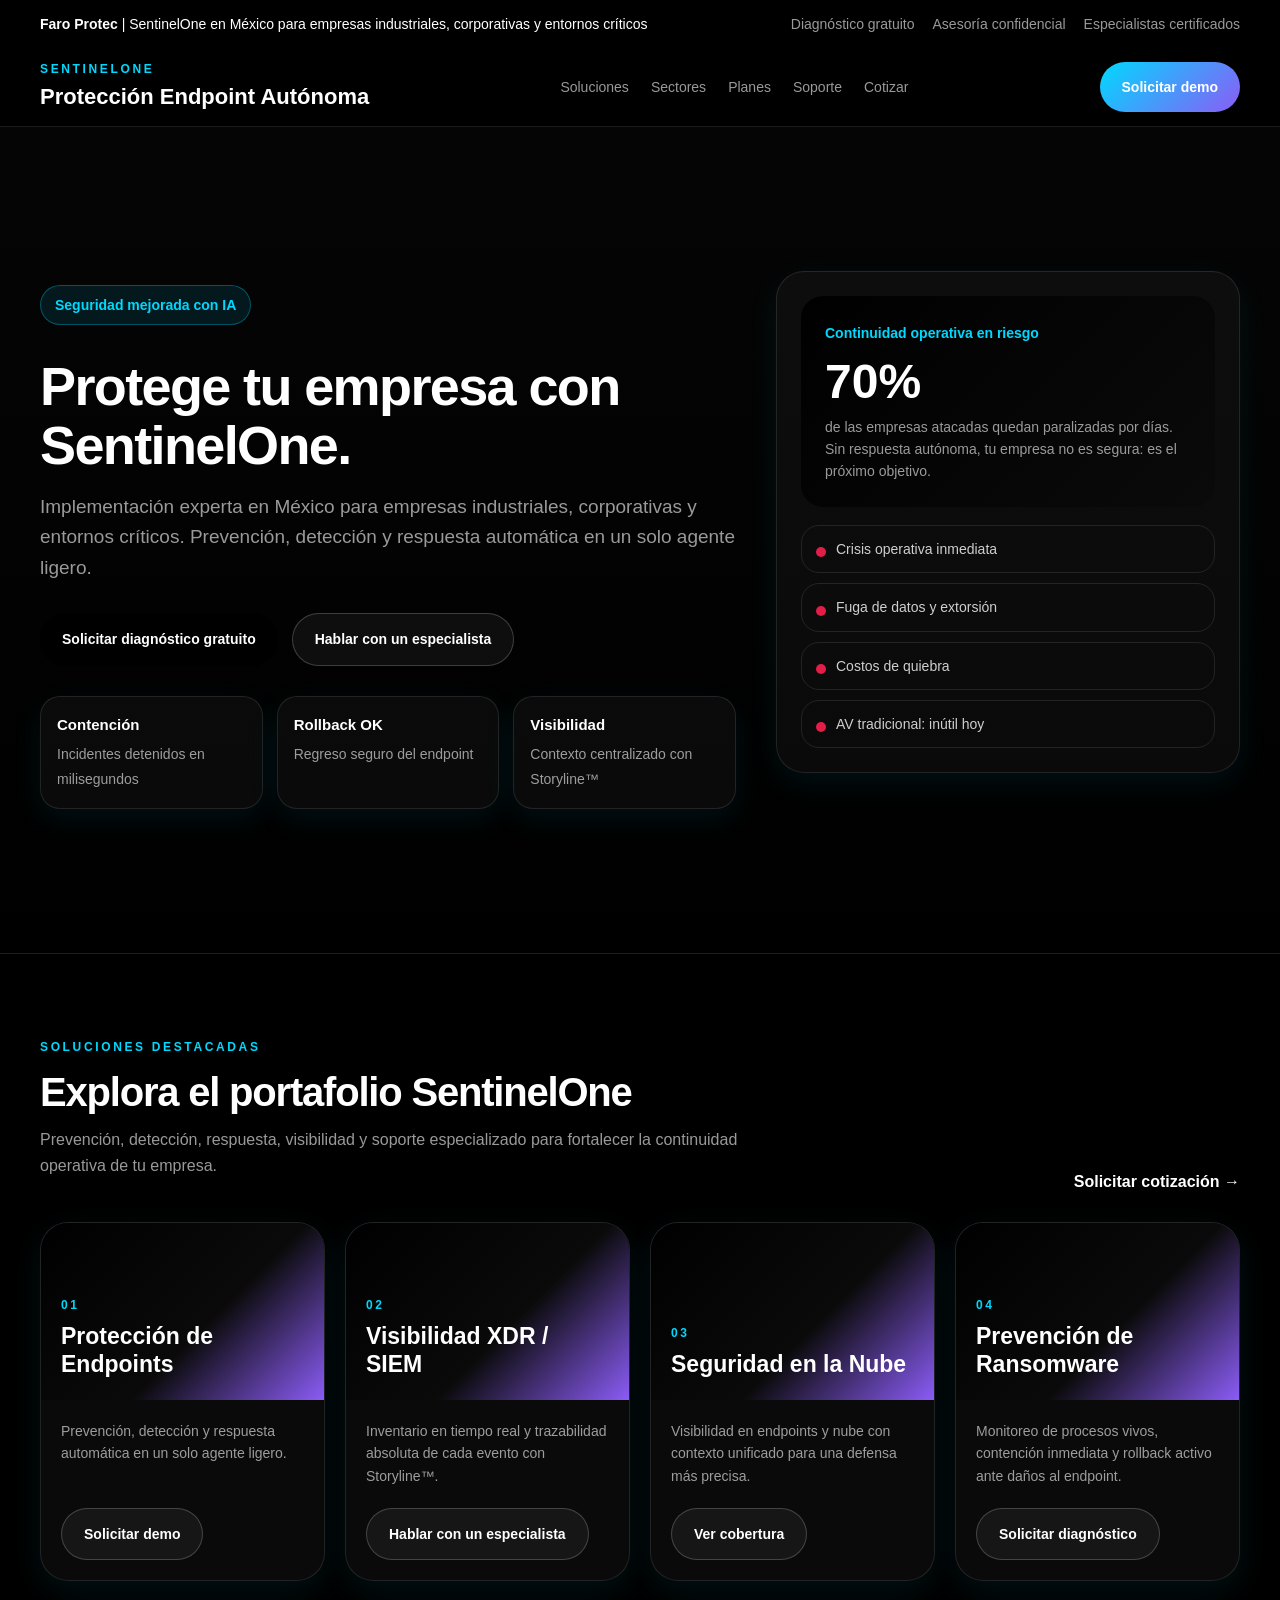
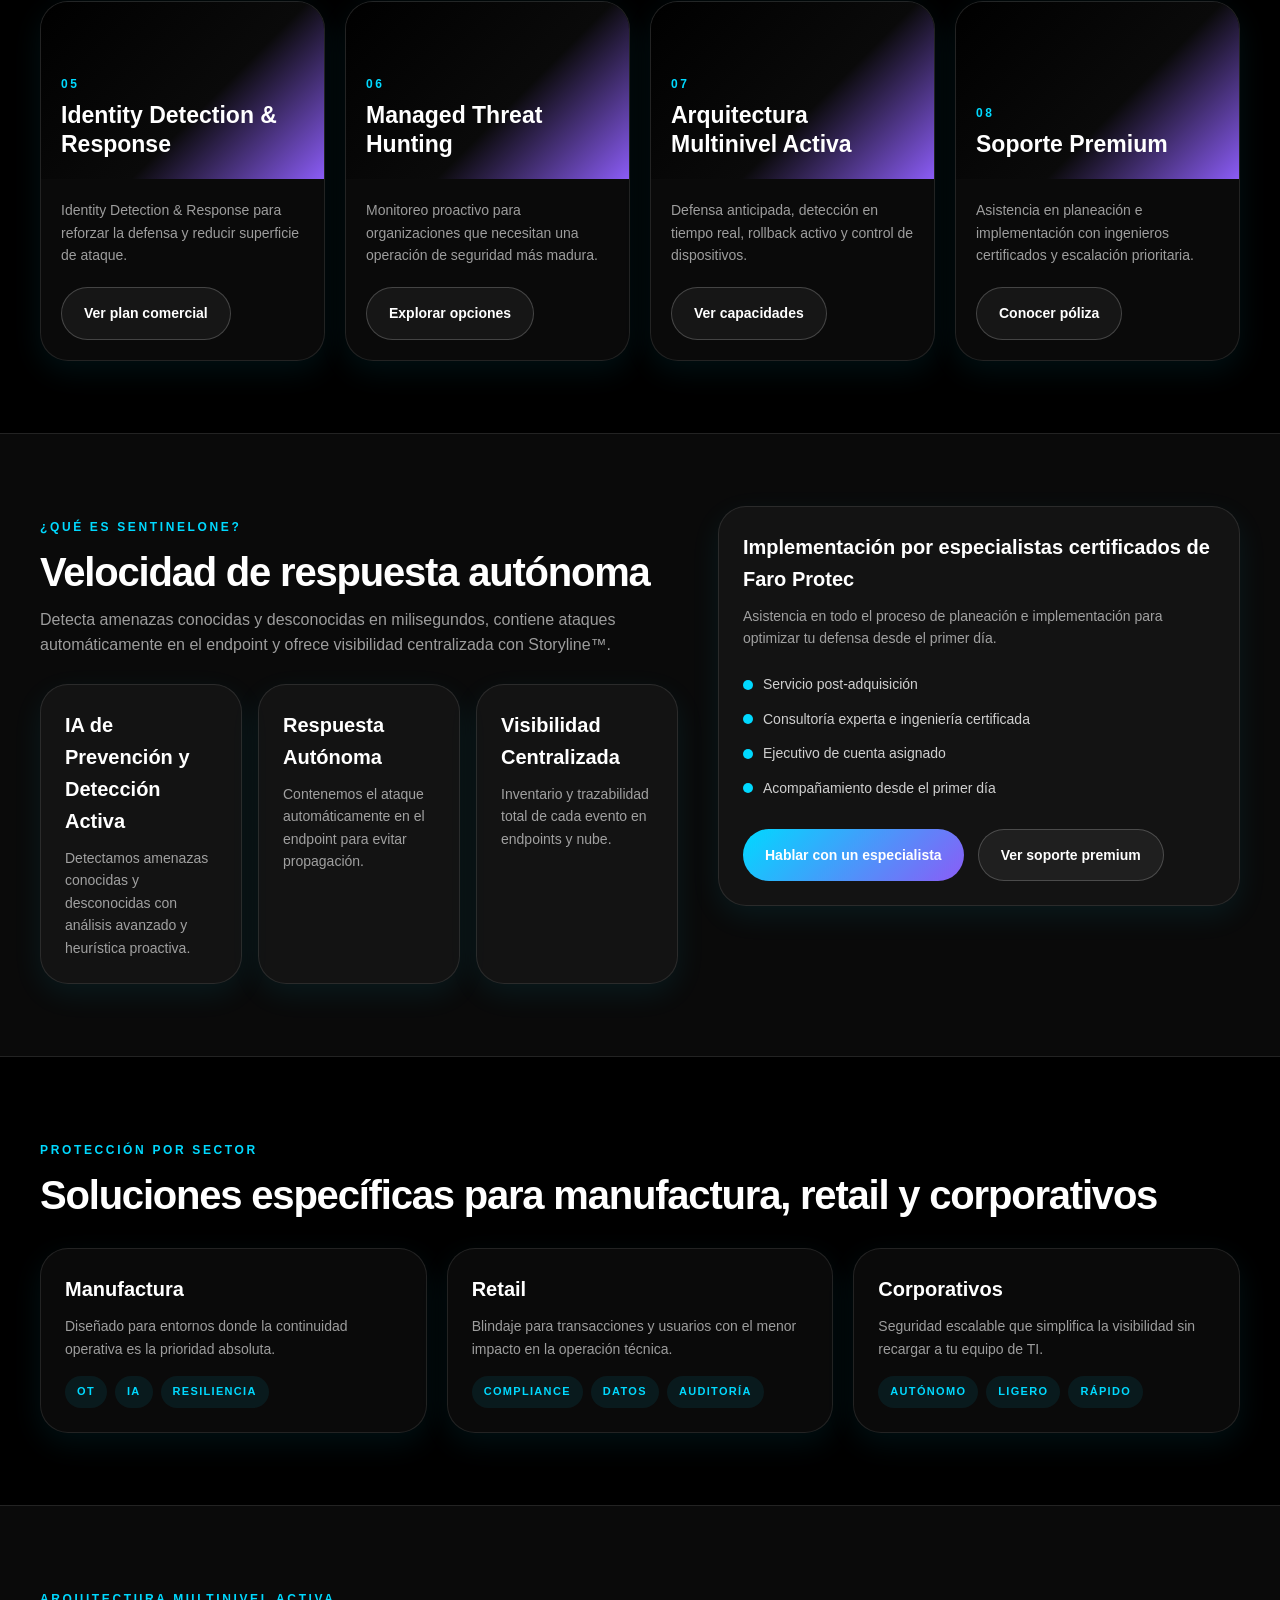
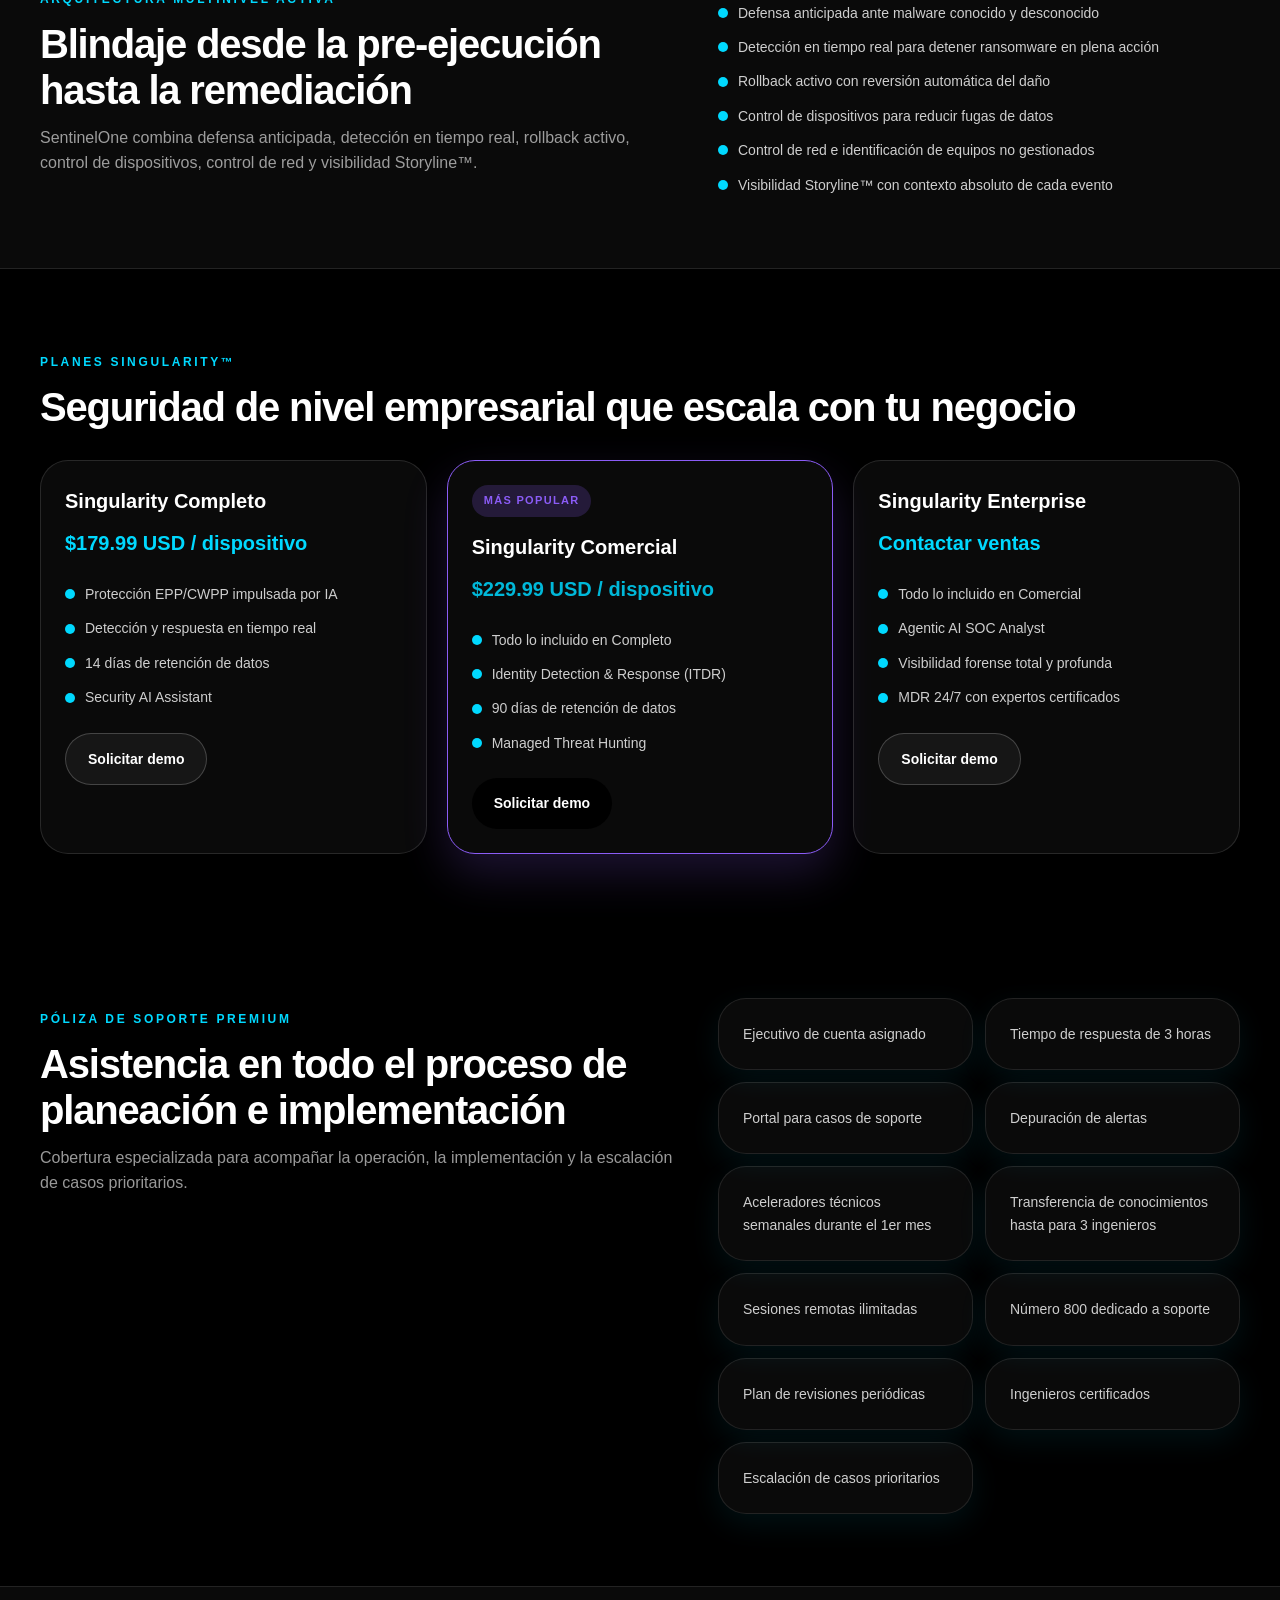
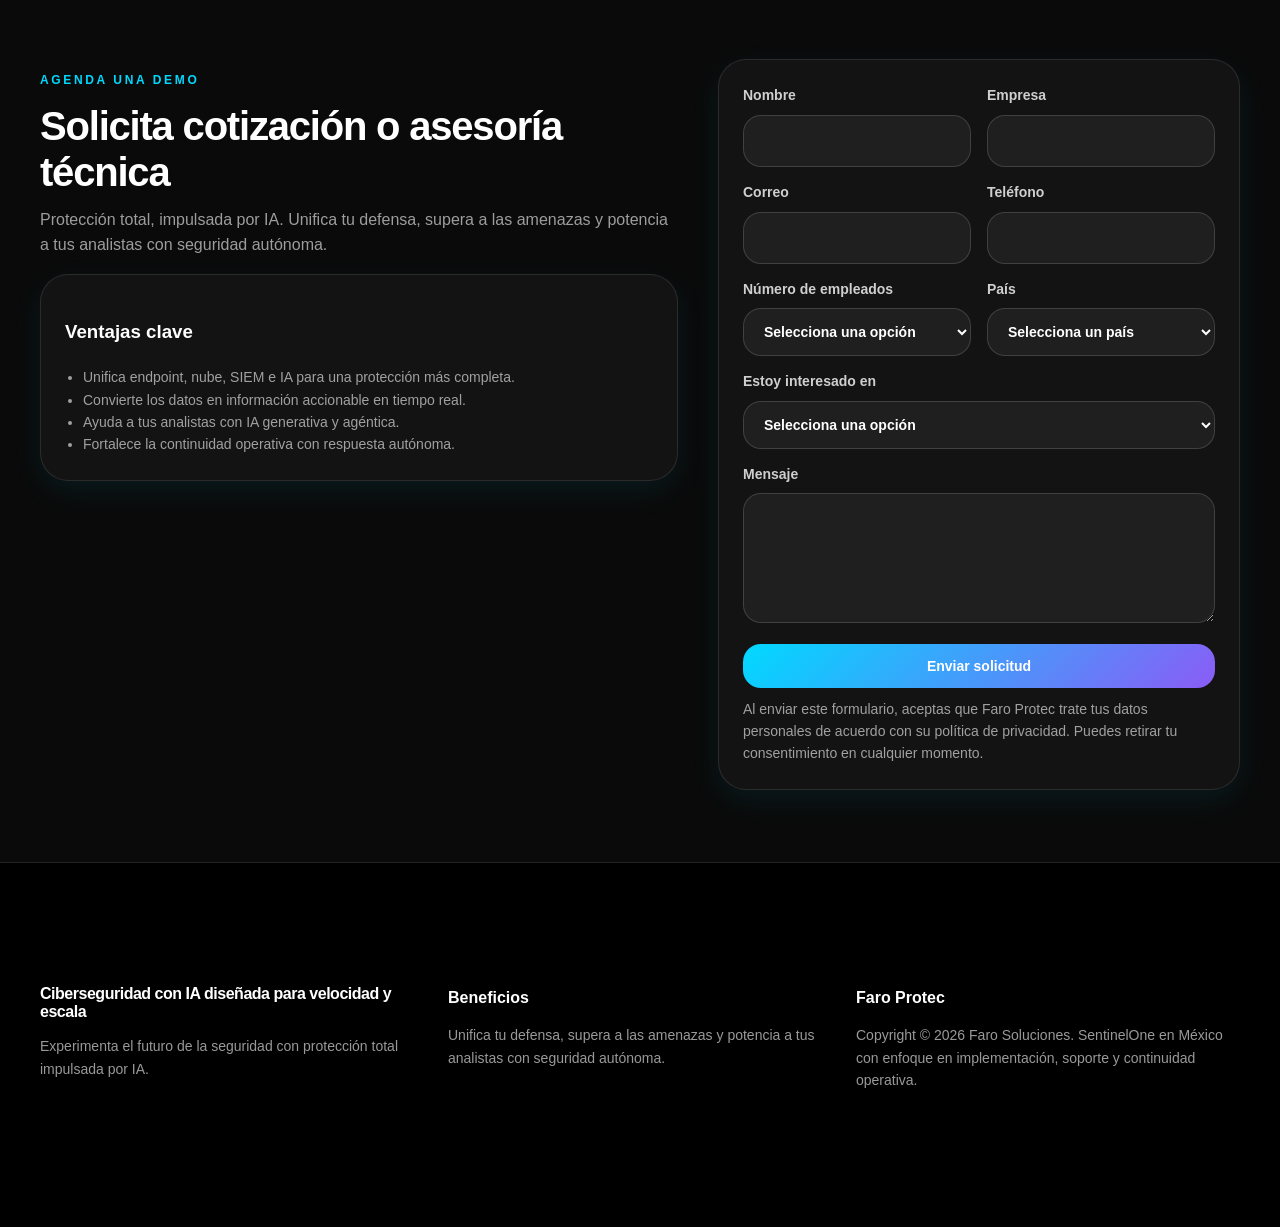
<file: sentinelone_landing_mockup.html>
<!DOCTYPE html>
<html lang="es-MX">
<head>
  <meta charset="UTF-8" />
  <meta name="viewport" content="width=device-width, initial-scale=1" />
  <title>SentinelOne en México | Faro Protec | Protección Endpoint Autónoma</title>
  <meta name="desc([landingsite-sentinelone.onrender.com](https://landingsite-sentinelone.onrender.com/))on Faro Protec. Protección endpoint autónoma con IA, prevención de ransomware, visibilidad centralizada, planes Singularity y soporte premium para empresas." />
  <meta name="robots" content="index,follow,max-image-preview:large,max-snippet:-1,max-video-preview:-1" />
  <meta name="theme-color" content="#020617" />
  <meta name="color-scheme" content="light" />
  <meta name="format-detection" content="telephone=no" />
  <link rel="canonical" href="https://landingsite-sentinelone.onrender.com/" />

  <meta property="og:type" content="website" />
  <meta property="og:locale" content="es_MX" />
  <meta property="og:site_name" content="Faro Protec" />
  <meta property="og:title" content="SentinelOne en México | Protección Endpoint Autónoma" />
  <meta property="og:description" content="Protección endpoint autónoma con IA, visibilidad centralizada, prevención de ransomware, planes Singularity y soporte premium." />
  <meta property="og:url" content="https://landingsite-sentinelone.onrender.com/" />

  <meta name="twitter:card" content="summary_large_image" />
  <meta name="twitter:title" content="SentinelOne en México | Protección Endpoint Autónoma" />
  <meta name="twitter:description" content="Protege tu empresa con SentinelOne y Faro Protec: prevención, detección, respuesta automática y soporte especializado." />

  <style>
    :root {
      --bg: #000000;
      --bg-soft: #0a0a0a;
      --text: #ffffff;
      --muted: rgba(255, 255, 255, 0.6);
      --line: rgba(255, 255, 255, 0.1);
      --dark: #000000;
      --dark-2: #050505;
      --primary: #00D9FF;
      --primary-2: #00b8d9;
      --primary-soft: rgba(0, 217, 255, 0.1);
      --secondary: #8B5CF6;
      --secondary-soft: rgba(139, 92, 246, 0.1);
      --danger: #e11d48;
      --shadow: 0 10px 30px rgba(0, 217, 255, 0.08);
      --radius: 24px;
      --radius-sm: 16px;
      --max: 1200px;
      --focus: 0 0 0 3px rgba(0, 217, 255, 0.3);
    }

    * { box-sizing: border-box; }
    html { scroll-behavior: smooth; }
    body {
      margin: 0;
      font-family: Arial, Helvetica, sans-serif;
      color: var(--text);
      background: var(--bg);
      line-height: 1.6;
      text-rendering: optimizeLegibility;
      -webkit-font-smoothing: antialiased;
      -moz-osx-font-smoothing: grayscale;
    }

    a { color: inherit; text-decoration: none; }
    img { max-width: 100%; display: block; }
    a:focus-visible,
    button:focus-visible,
    input:focus-visible,
    select:focus-visible,
    textarea:focus-visible {
      outline: none;
      box-shadow: var(--focus);
    }

    .skip-link {
      position: absolute;
      left: 16px;
      top: -48px;
      background: #000000;
      color: #ffffff;
      padding: 10px 14px;
      border-radius: 12px;
      border: 1px solid var(--line);
      z-index: 100;
    }
    .skip-link:focus { top: 16px; }

    .container {
      width: min(var(--max), calc(100% - 32px));
      margin: 0 auto;
    }

    .sr-only {
      position: absolute;
      width: 1px;
      height: 1px;
      padding: 0;
      margin: -1px;
      overflow: hidden;
      clip: rect(0, 0, 0, 0);
      white-space: nowrap;
      border: 0;
    }

    .topbar {
      background: var(--dark);
      color: #fff;
      font-size: 14px;
    }
    .topbar-inner {
      min-height: 48px;
      display: flex;
      align-items: center;
      justify-content: space-between;
      gap: 16px;
      flex-wrap: wrap;
      padding: 10px 0;
    }
    .topbar-note {
      color: rgba(255,255,255,0.6);
      display: flex;
      gap: 18px;
      flex-wrap: wrap;
    }

    .header {
      position: sticky;
      top: 0;
      z-index: 30;
      background: rgba(0,0,0,0.95);
      backdrop-filter: blur(8px);
      border-bottom: 1px solid var(--line);
    }
    .header-inner {
      min-height: 78px;
      display: flex;
      align-items: center;
      justify-content: space-between;
      gap: 16px;
    }
    .brand-kicker {
      color: var(--primary);
      font-size: 12px;
      font-weight: 700;
      letter-spacing: 0.22em;
      text-transform: uppercase;
    }
    .brand-title {
      font-size: 22px;
      font-weight: 700;
    }
    .nav {
      display: flex;
      align-items: center;
      gap: 22px;
      color: var(--muted);
      font-size: 14px;
    }
    .nav a:hover,
    .nav a[aria-current="page"] { color: var(--text); }

    .btn {
      display: inline-flex;
      align-items: center;
      justify-content: center;
      gap: 8px;
      border: 0;
      border-radius: 999px;
      padding: 14px 22px;
      font-size: 14px;
      font-weight: 700;
      cursor: pointer;
      transition: background-color 0.2s ease, border-color 0.2s ease, color 0.2s ease, transform 0.2s ease;
      min-height: 44px;
    }
    .btn:hover { transform: translateY(-1px); }
    /* CTA primario: gradiente cyan → violeta (igual que index.html) */
    .btn-primary { background: linear-gradient(135deg, var(--primary), var(--secondary)); color: #fff; }
    .btn-primary:hover { background: linear-gradient(135deg, var(--primary-2), #7c3aed); }
    .btn-dark { background: var(--dark); color: #fff; }
    .btn-dark:hover { background: #111111; }
    .btn-outline { background: rgba(255,255,255,0.05); color: #ffffff; border: 1px solid rgba(255,255,255,0.2); }
    .btn-outline:hover { background: rgba(255,255,255,0.1); }

    .hero {
      background: linear-gradient(to bottom, #050505, #000000);
      border-bottom: 1px solid var(--line);
    }
    .hero-grid {
      display: grid;
      grid-template-columns: 1.2fr 0.8fr;
      gap: 40px;
      padding: 72px 0;
      align-items: start;
    }
    .pill {
      display: inline-flex;
      background: var(--primary-soft);
      color: var(--primary);
      border: 1px solid rgba(0, 217, 255, 0.3);
      border-radius: 999px;
      padding: 8px 14px;
      font-size: 14px;
      font-weight: 700;
    }
    h1 {
      margin: 18px 0 0;
      font-size: 54px;
      line-height: 1.08;
      letter-spacing: -0.03em;
    }
    .hero p.lead {
      margin: 18px 0 0;
      font-size: 19px;
      color: var(--muted);
      max-width: 760px;
    }
    .hero-actions {
      display: flex;
      flex-wrap: wrap;
      gap: 14px;
      margin-top: 30px;
    }
    .mini-stats {
      display: grid;
      grid-template-columns: repeat(3, 1fr);
      gap: 14px;
      margin-top: 30px;
    }
    .mini-card,
    .feature-box,
    .sector-card,
    .support-item,
    .form-note,
    .sidebar-card,
    .risk-card,
    .form-card,
    .card {
      background: rgba(255,255,255,0.04);
      border: 1px solid var(--line);
      box-shadow: var(--shadow);
    }
    .mini-card {
      border-radius: 20px;
      padding: 16px;
    }
    .mini-card strong {
      display: block;
      font-size: 15px;
      margin-bottom: 4px;
    }
    .mini-card span { color: var(--muted); font-size: 14px; }

    .risk-card { border-radius: 28px; padding: 24px; }
    .risk-top {
      background: linear-gradient(135deg, #000000, #0a0a0a);
      color: #fff;
      border-radius: 22px;
      padding: 24px;
    }
    .risk-top small { color: #00D9FF; font-size: 14px; font-weight: 700; }
    .risk-top .big {
      font-size: 48px;
      font-weight: 800;
      line-height: 1;
      margin: 12px 0 10px;
    }
    .risk-top p { margin: 0; color: rgba(255,255,255,0.6); font-size: 14px; }
    .risk-list { margin-top: 18px; display: grid; gap: 10px; }
    .risk-item {
      border: 1px solid var(--line);
      border-radius: 18px;
      padding: 12px 14px;
      display: flex;
      align-items: center;
      gap: 10px;
      color: rgba(255,255,255,0.8);
      font-size: 14px;
    }
    .dot-danger,
    .dot-ok {
      width: 10px;
      height: 10px;
      border-radius: 50%;
      flex: 0 0 auto;
      margin-top: 0.45em;
    }
    .dot-danger { background: var(--danger); }
    /* Alternamos cyan y violeta para dar vida a la paleta dual de index.html */
    .dot-ok { background: var(--primary); }
    .dot-ok:nth-child(even) { background: var(--secondary); }

    section { padding: 72px 0; }
    .section-soft {
      background: var(--bg-soft);
      border-top: 1px solid var(--line);
      border-bottom: 1px solid var(--line);
    }
    .section-dark { background: var(--dark); color: #fff; }
    .section-head {
      display: flex;
      align-items: end;
      justify-content: space-between;
      gap: 20px;
      margin-bottom: 28px;
      flex-wrap: wrap;
    }
    .kicker {
      color: var(--primary);
      font-size: 12px;
      font-weight: 700;
      text-transform: uppercase;
      letter-spacing: 0.22em;
    }
    .section-dark .kicker { color: #00D9FF; }
    h2 {
      margin: 8px 0 0;
      font-size: 40px;
      line-height: 1.15;
      letter-spacing: -0.03em;
    }
    .section-desc {
      max-width: 760px;
      color: var(--muted);
      margin-top: 12px;
    }
    .section-dark .section-desc { color: rgba(255,255,255,0.6); }

    .cards-grid {
      display: grid;
      grid-template-columns: repeat(4, 1fr);
      gap: 20px;
    }
    .card {
      border-radius: 28px;
      overflow: hidden;
      transition: transform 0.2s ease, box-shadow 0.2s ease;
    }
    .card:hover {
      transform: translateY(-4px);
      box-shadow: 0 18px 35px rgba(0, 217, 255, 0.15);
    }
    .card-visual {
      aspect-ratio: 16 / 10;
      background: linear-gradient(135deg, #000000, #0a0a0a 58%, var(--secondary));
      color: #fff;
      padding: 20px;
      display: flex;
      align-items: end;
    }
    .card-visual small {
      display: block;
      color: var(--primary);
      font-size: 12px;
      letter-spacing: 0.22em;
      text-transform: uppercase;
      margin-bottom: 8px;
      font-weight: 700;
    }
    .card-visual strong { font-size: 23px; line-height: 1.15; }
    .card-body { padding: 20px; }
    .card-body p {
      margin: 0;
      color: var(--muted);
      font-size: 14px;
      min-height: 72px;
    }

    .two-col,
    .support-grid,
    .form-grid {
      display: grid;
      grid-template-columns: 1.1fr 0.9fr;
      gap: 40px;
      align-items: start;
    }
    .feature-grid {
      display: grid;
      grid-template-columns: repeat(3, 1fr);
      gap: 16px;
      margin-top: 26px;
    }
    .feature-box,
    .sector-card,
    .support-item,
    .form-note,
    .sidebar-card,
    .form-card {
      border-radius: 28px;
      padding: 24px;
    }
    .feature-box h3,
    .sidebar-card h3,
    .sector-card h3,
    .plan-card h3,
    .form-card h3 { margin: 0; font-size: 20px; }
    .feature-box p,
    .sidebar-card p,
    .sector-card p,
    .form-card p { color: var(--muted); font-size: 14px; margin: 10px 0 0; }

    .check-list,
    .plan-features { margin: 24px 0 0; display: grid; gap: 12px; }
    .check-item,
    .plan-feature {
      display: flex;
      gap: 10px;
      font-size: 14px;
      color: rgba(255,255,255,0.8);
    }

    .sectors-grid,
    .plans-grid { margin-top: 30px; display: grid; grid-template-columns: repeat(3, 1fr); gap: 20px; }
    .tags { margin-top: 16px; display: flex; flex-wrap: wrap; gap: 8px; }
    .tag {
      display: inline-flex;
      padding: 7px 12px;
      border-radius: 999px;
      background: rgba(0, 217, 255, 0.08);
      color: #00D9FF;
      font-size: 11px;
      text-transform: uppercase;
      letter-spacing: 0.12em;
      font-weight: 700;
    }

    .plan-card {
      border-radius: 28px;
      padding: 24px;
      border: 1px solid rgba(255,255,255,0.12);
      background: rgba(255,255,255,0.04);
    }
    .plan-card.popular {
      background: #0a0a0a;
      color: var(--text);
      border-color: var(--secondary);
      box-shadow: 0 20px 45px rgba(139, 92, 246, 0.2);
    }
    .badge {
      display: inline-flex;
      background: rgba(139, 92, 246, 0.2);
      color: var(--secondary);
      border-radius: 999px;
      padding: 7px 12px;
      font-size: 11px;
      font-weight: 800;
      text-transform: uppercase;
      letter-spacing: 0.12em;
      margin-bottom: 14px;
    }
    .price {
      margin-top: 10px;
      font-size: 20px;
      font-weight: 700;
      color: var(--primary);
    }
    .plan-card.popular .price { color: var(--primary-2); }
    .section-dark .plan-feature { color: rgba(255,255,255,0.8); }
    .plan-card.popular .plan-feature { color: rgba(255,255,255,0.8); }

    .support-list {
      display: grid;
      grid-template-columns: repeat(2, 1fr);
      gap: 12px;
    }
    .support-item { font-size: 14px; color: rgba(255,255,255,0.8); }

    .form-note ul {
      margin: 14px 0 0;
      padding-left: 18px;
      color: var(--muted);
      font-size: 14px;
    }
    .form-row {
      display: grid;
      grid-template-columns: repeat(2, 1fr);
      gap: 16px;
    }
    label {
      display: block;
      font-size: 14px;
      font-weight: 700;
      color: rgba(255,255,255,0.8);
      margin-bottom: 14px;
    }
    input, select, textarea {
      width: 100%;
      margin-top: 8px;
      border: 1px solid rgba(255,255,255,0.15);
      border-radius: 18px;
      padding: 14px 16px;
      font: inherit;
      color: var(--text);
      outline: none;
      background: rgba(255,255,255,0.05);
    }
    textarea { resize: vertical; min-height: 130px; }
    .fineprint { margin-top: 14px; color: rgba(255,255,255,0.4); font-size: 12px; }

    .footer { padding: 50px 0; }
    .footer-grid {
      display: grid;
      grid-template-columns: repeat(3, 1fr);
      gap: 24px;
      color: var(--muted);
      font-size: 14px;
    }
    .footer h2,
    .footer h3,
    .footer h4 {
      margin: 0 0 12px;
      color: var(--text);
      font-size: 16px;
    }

    @media (prefers-reduced-motion: reduce) {
      html { scroll-behavior: auto; }
      *, *::before, *::after {
        animation: none !important;
        transition: none !important;
      }
    }

    @media (max-width: 1100px) {
      .cards-grid { grid-template-columns: repeat(2, 1fr); }
      .plans-grid,
      .hero-grid,
      .two-col,
      .support-grid,
      .form-grid,
      .feature-grid,
      .sectors-grid { grid-template-columns: 1fr; }
    }

    @media (max-width: 820px) {
      .nav { display: none; }
      h1 { font-size: 38px; }
      h2 { font-size: 30px; }
      .cards-grid,
      .plans-grid,
      .support-list,
      .form-row,
      .mini-stats,
      .footer-grid { grid-template-columns: 1fr; }
      .topbar-note { display: none; }
      .hero-grid,
      section { padding-top: 52px; padding-bottom: 52px; }
    }
  </style>
  <script type="application/ld+json">
  {
    "@context": "https://schema.org",
    "@type": "WebPage",
    "name": "SentinelOne en México | Faro Protec",
    "url": "https://landingsite-sentinelone.onrender.com/",
    "description": "Protección endpoint autónoma con IA, visibilidad centralizada, prevención de ransomware, planes Singularity y soporte premium.",
    "inLanguage": "es-MX",
    "publisher": {
      "@type": "Organization",
      "name": "Faro Protec"
    }
  }
  </script>
</head>
<body>
  <a class="skip-link" href="#contenido-principal">Saltar al contenido principal</a>

  <div class="topbar" aria-label="Información destacada">
    <div class="container topbar-inner">
      <div><strong>Faro Protec</strong> | SentinelOne en México para empresas industriales, corporativas y entornos críticos</div>
      <div class="topbar-note" aria-hidden="true">
        <span>Diagnóstico gratuito</span>
        <span>Asesoría confidencial</span>
        <span>Especialistas certificados</span>
      </div>
    </div>
  </div>

  <header class="header">
    <div class="container header-inner">
      <div>
        <div class="brand-kicker">SentinelOne</div>
        <div class="brand-title">Protección Endpoint Autónoma</div>
      </div>

      <nav class="nav" aria-label="Navegación principal">
        <a href="#soluciones">Soluciones</a>
        <a href="#sectores">Sectores</a>
        <a href="#planes">Planes</a>
        <a href="#soporte">Soporte</a>
        <a href="#cotizar">Cotizar</a>
      </nav>

      <a class="btn btn-primary" href="#cotizar">Solicitar demo</a>
    </div>
  </header>

  <main id="contenido-principal">
    <section class="hero" aria-labelledby="hero-title">
      <div class="container hero-grid">
        <div>
          <p class="pill">Seguridad mejorada con IA</p>
          <h1 id="hero-title">Protege tu empresa con SentinelOne.</h1>
          <p class="lead">
            Implementación experta en México para empresas industriales, corporativas y entornos críticos. Prevención, detección y respuesta automática en un solo agente ligero.
          </p>

          <div class="hero-actions">
            <a class="btn btn-dark" href="#cotizar">Solicitar diagnóstico gratuito</a>
            <a class="btn btn-outline" href="#soluciones">Hablar con un especialista</a>
          </div>

          <div class="mini-stats" aria-label="Beneficios destacados">
            <div class="mini-card">
              <strong>Contención</strong>
              <span>Incidentes detenidos en milisegundos</span>
            </div>
            <div class="mini-card">
              <strong>Rollback OK</strong>
              <span>Regreso seguro del endpoint</span>
            </div>
            <div class="mini-card">
              <strong>Visibilidad</strong>
              <span>Contexto centralizado con Storyline™</span>
            </div>
          </div>
        </div>

        <aside class="risk-card" aria-labelledby="riesgo-title">
          <div class="risk-top">
            <small>Continuidad operativa en riesgo</small>
            <div class="big">70%</div>
            <p>de las empresas atacadas quedan paralizadas por días. Sin respuesta autónoma, tu empresa no es segura: es el próximo objetivo.</p>
          </div>

          <div class="risk-list" id="riesgo-title">
            <div class="risk-item"><span class="dot-danger" aria-hidden="true"></span> Crisis operativa inmediata</div>
            <div class="risk-item"><span class="dot-danger" aria-hidden="true"></span> Fuga de datos y extorsión</div>
            <div class="risk-item"><span class="dot-danger" aria-hidden="true"></span> Costos de quiebra</div>
            <div class="risk-item"><span class="dot-danger" aria-hidden="true"></span> AV tradicional: inútil hoy</div>
          </div>
        </aside>
      </div>
    </section>

    <section id="soluciones" aria-labelledby="soluciones-title">
      <div class="container">
        <div class="section-head">
          <div>
            <p class="kicker">Soluciones destacadas</p>
            <h2 id="soluciones-title">Explora el portafolio SentinelOne</h2>
            <p class="section-desc">
              Prevención, detección, respuesta, visibilidad y soporte especializado para fortalecer la continuidad operativa de tu empresa.
            </p>
          </div>
          <a href="#cotizar"><strong>Solicitar cotización →</strong></a>
        </div>

        <div class="cards-grid">
          <article class="card"><div class="card-visual"><div><small>01</small><strong>Protección de Endpoints</strong></div></div><div class="card-body"><p>Prevención, detección y respuesta automática en un solo agente ligero.</p><a class="btn btn-outline" href="#cotizar" style="margin-top:16px;">Solicitar demo</a></div></article>
          <article class="card"><div class="card-visual"><div><small>02</small><strong>Visibilidad XDR / SIEM</strong></div></div><div class="card-body"><p>Inventario en tiempo real y trazabilidad absoluta de cada evento con Storyline™.</p><a class="btn btn-outline" href="#cotizar" style="margin-top:16px;">Hablar con un especialista</a></div></article>
          <article class="card"><div class="card-visual"><div><small>03</small><strong>Seguridad en la Nube</strong></div></div><div class="card-body"><p>Visibilidad en endpoints y nube con contexto unificado para una defensa más precisa.</p><a class="btn btn-outline" href="#cotizar" style="margin-top:16px;">Ver cobertura</a></div></article>
          <article class="card"><div class="card-visual"><div><small>04</small><strong>Prevención de Ransomware</strong></div></div><div class="card-body"><p>Monitoreo de procesos vivos, contención inmediata y rollback activo ante daños al endpoint.</p><a class="btn btn-outline" href="#cotizar" style="margin-top:16px;">Solicitar diagnóstico</a></div></article>
          <article class="card"><div class="card-visual"><div><small>05</small><strong>Identity Detection &amp; Response</strong></div></div><div class="card-body"><p>Identity Detection &amp; Response para reforzar la defensa y reducir superficie de ataque.</p><a class="btn btn-outline" href="#cotizar" style="margin-top:16px;">Ver plan comercial</a></div></article>
          <article class="card"><div class="card-visual"><div><small>06</small><strong>Managed Threat Hunting</strong></div></div><div class="card-body"><p>Monitoreo proactivo para organizaciones que necesitan una operación de seguridad más madura.</p><a class="btn btn-outline" href="#cotizar" style="margin-top:16px;">Explorar opciones</a></div></article>
          <article class="card"><div class="card-visual"><div><small>07</small><strong>Arquitectura Multinivel Activa</strong></div></div><div class="card-body"><p>Defensa anticipada, detección en tiempo real, rollback activo y control de dispositivos.</p><a class="btn btn-outline" href="#cotizar" style="margin-top:16px;">Ver capacidades</a></div></article>
          <article class="card"><div class="card-visual"><div><small>08</small><strong>Soporte Premium</strong></div></div><div class="card-body"><p>Asistencia en planeación e implementación con ingenieros certificados y escalación prioritaria.</p><a class="btn btn-outline" href="#cotizar" style="margin-top:16px;">Conocer póliza</a></div></article>
        </div>
      </div>
    </section>

    <section class="section-soft" aria-labelledby="que-es-title">
      <div class="container two-col">
        <div>
          <p class="kicker">¿Qué es SentinelOne?</p>
          <h2 id="que-es-title">Velocidad de respuesta autónoma</h2>
          <p class="section-desc">
            Detecta amenazas conocidas y desconocidas en milisegundos, contiene ataques automáticamente en el endpoint y ofrece visibilidad centralizada con Storyline™.
          </p>

          <div class="feature-grid">
            <article class="feature-box"><h3>IA de Prevención y Detección Activa</h3><p>Detectamos amenazas conocidas y desconocidas con análisis avanzado y heurística proactiva.</p></article>
            <article class="feature-box"><h3>Respuesta Autónoma</h3><p>Contenemos el ataque automáticamente en el endpoint para evitar propagación.</p></article>
            <article class="feature-box"><h3>Visibilidad Centralizada</h3><p>Inventario y trazabilidad total de cada evento en endpoints y nube.</p></article>
          </div>
        </div>

        <aside class="sidebar-card" aria-labelledby="valor-title">
          <h3 id="valor-title">Implementación por especialistas certificados de Faro Protec</h3>
          <p>Asistencia en todo el proceso de planeación e implementación para optimizar tu defensa desde el primer día.</p>

          <div class="check-list">
            <div class="check-item"><span class="dot-ok" aria-hidden="true"></span> Servicio post-adquisición</div>
            <div class="check-item"><span class="dot-ok" aria-hidden="true"></span> Consultoría experta e ingeniería certificada</div>
            <div class="check-item"><span class="dot-ok" aria-hidden="true"></span> Ejecutivo de cuenta asignado</div>
            <div class="check-item"><span class="dot-ok" aria-hidden="true"></span> Acompañamiento desde el primer día</div>
          </div>

          <div class="hero-actions">
            <a class="btn btn-primary" href="#cotizar">Hablar con un especialista</a>
            <a class="btn btn-outline" href="#soporte">Ver soporte premium</a>
          </div>
        </aside>
      </div>
    </section>

    <section id="sectores" aria-labelledby="sectores-title">
      <div class="container">
        <p class="kicker">Protección por sector</p>
        <h2 id="sectores-title">Soluciones específicas para manufactura, retail y corporativos</h2>

        <div class="sectors-grid">
          <article class="sector-card"><h3>Manufactura</h3><p>Diseñado para entornos donde la continuidad operativa es la prioridad absoluta.</p><div class="tags"><span class="tag">OT</span><span class="tag">IA</span><span class="tag">Resiliencia</span></div></article>
          <article class="sector-card"><h3>Retail</h3><p>Blindaje para transacciones y usuarios con el menor impacto en la operación técnica.</p><div class="tags"><span class="tag">Compliance</span><span class="tag">Datos</span><span class="tag">Auditoría</span></div></article>
          <article class="sector-card"><h3>Corporativos</h3><p>Seguridad escalable que simplifica la visibilidad sin recargar a tu equipo de TI.</p><div class="tags"><span class="tag">Autónomo</span><span class="tag">Ligero</span><span class="tag">Rápido</span></div></article>
        </div>
      </div>
    </section>

    <section class="section-soft" aria-labelledby="arquitectura-title">
      <div class="container two-col">
        <div>
          <p class="kicker">Arquitectura multinivel activa</p>
          <h2 id="arquitectura-title">Blindaje desde la pre-ejecución hasta la remediación</h2>
          <p class="section-desc">SentinelOne combina defensa anticipada, detección en tiempo real, rollback activo, control de dispositivos, control de red y visibilidad Storyline™.</p>
        </div>
        <div class="check-list" aria-label="Capacidades técnicas">
          <div class="check-item"><span class="dot-ok" aria-hidden="true"></span> Defensa anticipada ante malware conocido y desconocido</div>
          <div class="check-item"><span class="dot-ok" aria-hidden="true"></span> Detección en tiempo real para detener ransomware en plena acción</div>
          <div class="check-item"><span class="dot-ok" aria-hidden="true"></span> Rollback activo con reversión automática del daño</div>
          <div class="check-item"><span class="dot-ok" aria-hidden="true"></span> Control de dispositivos para reducir fugas de datos</div>
          <div class="check-item"><span class="dot-ok" aria-hidden="true"></span> Control de red e identificación de equipos no gestionados</div>
          <div class="check-item"><span class="dot-ok" aria-hidden="true"></span> Visibilidad Storyline™ con contexto absoluto de cada evento</div>
        </div>
      </div>
    </section>

    <section id="planes" class="section-dark" aria-labelledby="planes-title">
      <div class="container">
        <p class="kicker">Planes Singularity™</p>
        <h2 id="planes-title">Seguridad de nivel empresarial que escala con tu negocio</h2>

        <div class="plans-grid">
          <article class="plan-card"><h3>Singularity Completo</h3><div class="price">$179.99 USD / dispositivo</div><div class="plan-features"><div class="plan-feature"><span class="dot-ok" aria-hidden="true"></span> Protección EPP/CWPP impulsada por IA</div><div class="plan-feature"><span class="dot-ok" aria-hidden="true"></span> Detección y respuesta en tiempo real</div><div class="plan-feature"><span class="dot-ok" aria-hidden="true"></span> 14 días de retención de datos</div><div class="plan-feature"><span class="dot-ok" aria-hidden="true"></span> Security AI Assistant</div></div><div style="margin-top:24px;"><a class="btn btn-outline" href="#cotizar">Solicitar demo</a></div></article>
          <article class="plan-card popular"><div class="badge">Más popular</div><h3>Singularity Comercial</h3><div class="price">$229.99 USD / dispositivo</div><div class="plan-features"><div class="plan-feature"><span class="dot-ok" aria-hidden="true"></span> Todo lo incluido en Completo</div><div class="plan-feature"><span class="dot-ok" aria-hidden="true"></span> Identity Detection &amp; Response (ITDR)</div><div class="plan-feature"><span class="dot-ok" aria-hidden="true"></span> 90 días de retención de datos</div><div class="plan-feature"><span class="dot-ok" aria-hidden="true"></span> Managed Threat Hunting</div></div><div style="margin-top:24px;"><a class="btn btn-dark" href="#cotizar">Solicitar demo</a></div></article>
          <article class="plan-card"><h3>Singularity Enterprise</h3><div class="price">Contactar ventas</div><div class="plan-features"><div class="plan-feature"><span class="dot-ok" aria-hidden="true"></span> Todo lo incluido en Comercial</div><div class="plan-feature"><span class="dot-ok" aria-hidden="true"></span> Agentic AI SOC Analyst</div><div class="plan-feature"><span class="dot-ok" aria-hidden="true"></span> Visibilidad forense total y profunda</div><div class="plan-feature"><span class="dot-ok" aria-hidden="true"></span> MDR 24/7 con expertos certificados</div></div><div style="margin-top:24px;"><a class="btn btn-outline" href="#cotizar">Solicitar demo</a></div></article>
        </div>
      </div>
    </section>

    <section id="soporte" aria-labelledby="soporte-title">
      <div class="container support-grid">
        <div>
          <p class="kicker">Póliza de soporte premium</p>
          <h2 id="soporte-title">Asistencia en todo el proceso de planeación e implementación</h2>
          <p class="section-desc">Cobertura especializada para acompañar la operación, la implementación y la escalación de casos prioritarios.</p>
        </div>

        <div class="support-list">
          <div class="support-item">Ejecutivo de cuenta asignado</div>
          <div class="support-item">Tiempo de respuesta de 3 horas</div>
          <div class="support-item">Portal para casos de soporte</div>
          <div class="support-item">Depuración de alertas</div>
          <div class="support-item">Aceleradores técnicos semanales durante el 1er mes</div>
          <div class="support-item">Transferencia de conocimientos hasta para 3 ingenieros</div>
          <div class="support-item">Sesiones remotas ilimitadas</div>
          <div class="support-item">Número 800 dedicado a soporte</div>
          <div class="support-item">Plan de revisiones periódicas</div>
          <div class="support-item">Ingenieros certificados</div>
          <div class="support-item">Escalación de casos prioritarios</div>
        </div>
      </div>
    </section>

    <section id="cotizar" class="section-soft" aria-labelledby="cotizar-title">
      <div class="container form-grid">
        <div>
          <p class="kicker">Agenda una demo</p>
          <h2 id="cotizar-title">Solicita cotización o asesoría técnica</h2>
          <p class="section-desc">Protección total, impulsada por IA. Unifica tu defensa, supera a las amenazas y potencia a tus analistas con seguridad autónoma.</p>

          <div class="form-note">
            <h3>Ventajas clave</h3>
            <ul>
              <li>Unifica endpoint, nube, SIEM e IA para una protección más completa.</li>
              <li>Convierte los datos en información accionable en tiempo real.</li>
              <li>Ayuda a tus analistas con IA generativa y agéntica.</li>
              <li>Fortalece la continuidad operativa con respuesta autónoma.</li>
            </ul>
          </div>
        </div>

        <div class="form-card">
          <form method="post" action="#" aria-label="Formulario de contacto para demo SentinelOne">
            <div class="form-row">
              <label for="nombre">Nombre
                <input id="nombre" name="nombre" type="text" autocomplete="name" required />
              </label>
              <label for="empresa">Empresa
                <input id="empresa" name="empresa" type="text" autocomplete="organization" required />
              </label>
            </div>

            <div class="form-row">
              <label for="correo">Correo
                <input id="correo" name="correo" type="email" autocomplete="email" inputmode="email" required />
              </label>
              <label for="telefono">Teléfono
                <input id="telefono" name="telefono" type="tel" autocomplete="tel" inputmode="tel" />
              </label>
            </div>

            <div class="form-row">
              <label for="empleados">Número de empleados
                <select id="empleados" name="empleados" required>
                  <option value="">Selecciona una opción</option>
                  <option>1 - 50</option>
                  <option>51 - 200</option>
                  <option>201 - 500</option>
                  <option>501 - 1,000</option>
                  <option>1,001+</option>
                </select>
              </label>
              <label for="pais">País
                <select id="pais" name="pais" required>
                  <option value="">Selecciona un país</option>
                  <option>México</option>
                  <option>USA</option>
                  <option>Otros</option>
                </select>
              </label>
            </div>

            <label for="interes">Estoy interesado en
              <select id="interes" name="interes" required>
                <option value="">Selecciona una opción</option>
                <option>Protección de Endpoints</option>
                <option>Seguridad en la Nube</option>
                <option>Visibilidad XDR / SIEM</option>
                <option>Prevención de Ransomware</option>
              </select>
            </label>

            <label for="mensaje">Mensaje
              <textarea id="mensaje" name="mensaje" autocomplete="off"></textarea>
            </label>

            <button class="btn btn-primary" type="submit" style="width:100%; border-radius:18px;">Enviar solicitud</button>
            <p class="fineprint">Al enviar este formulario, aceptas que Faro Protec trate tus datos personales de acuerdo con su política de privacidad. Puedes retirar tu consentimiento en cualquier momento.</p>
          </form>
        </div>
      </div>
    </section>
  </main>

  <footer class="footer">
    <div class="container footer-grid">
      <section aria-labelledby="footer-brand-title">
        <h2 id="footer-brand-title">Ciberseguridad con IA diseñada para velocidad y escala</h2>
        <p>Experimenta el futuro de la seguridad con protección total impulsada por IA.</p>
      </section>
      <section aria-labelledby="footer-beneficios-title">
        <h3 id="footer-beneficios-title">Beneficios</h3>
        <p>Unifica tu defensa, supera a las amenazas y potencia a tus analistas con seguridad autónoma.</p>
      </section>
      <section aria-labelledby="footer-legal-title">
        <h3 id="footer-legal-title">Faro Protec</h3>
        <p>Copyright © 2026 Faro Soluciones. SentinelOne en México con enfoque en implementación, soporte y continuidad operativa.</p>
      </section>
    </div>
  </footer>
</body>
</html>
</file>
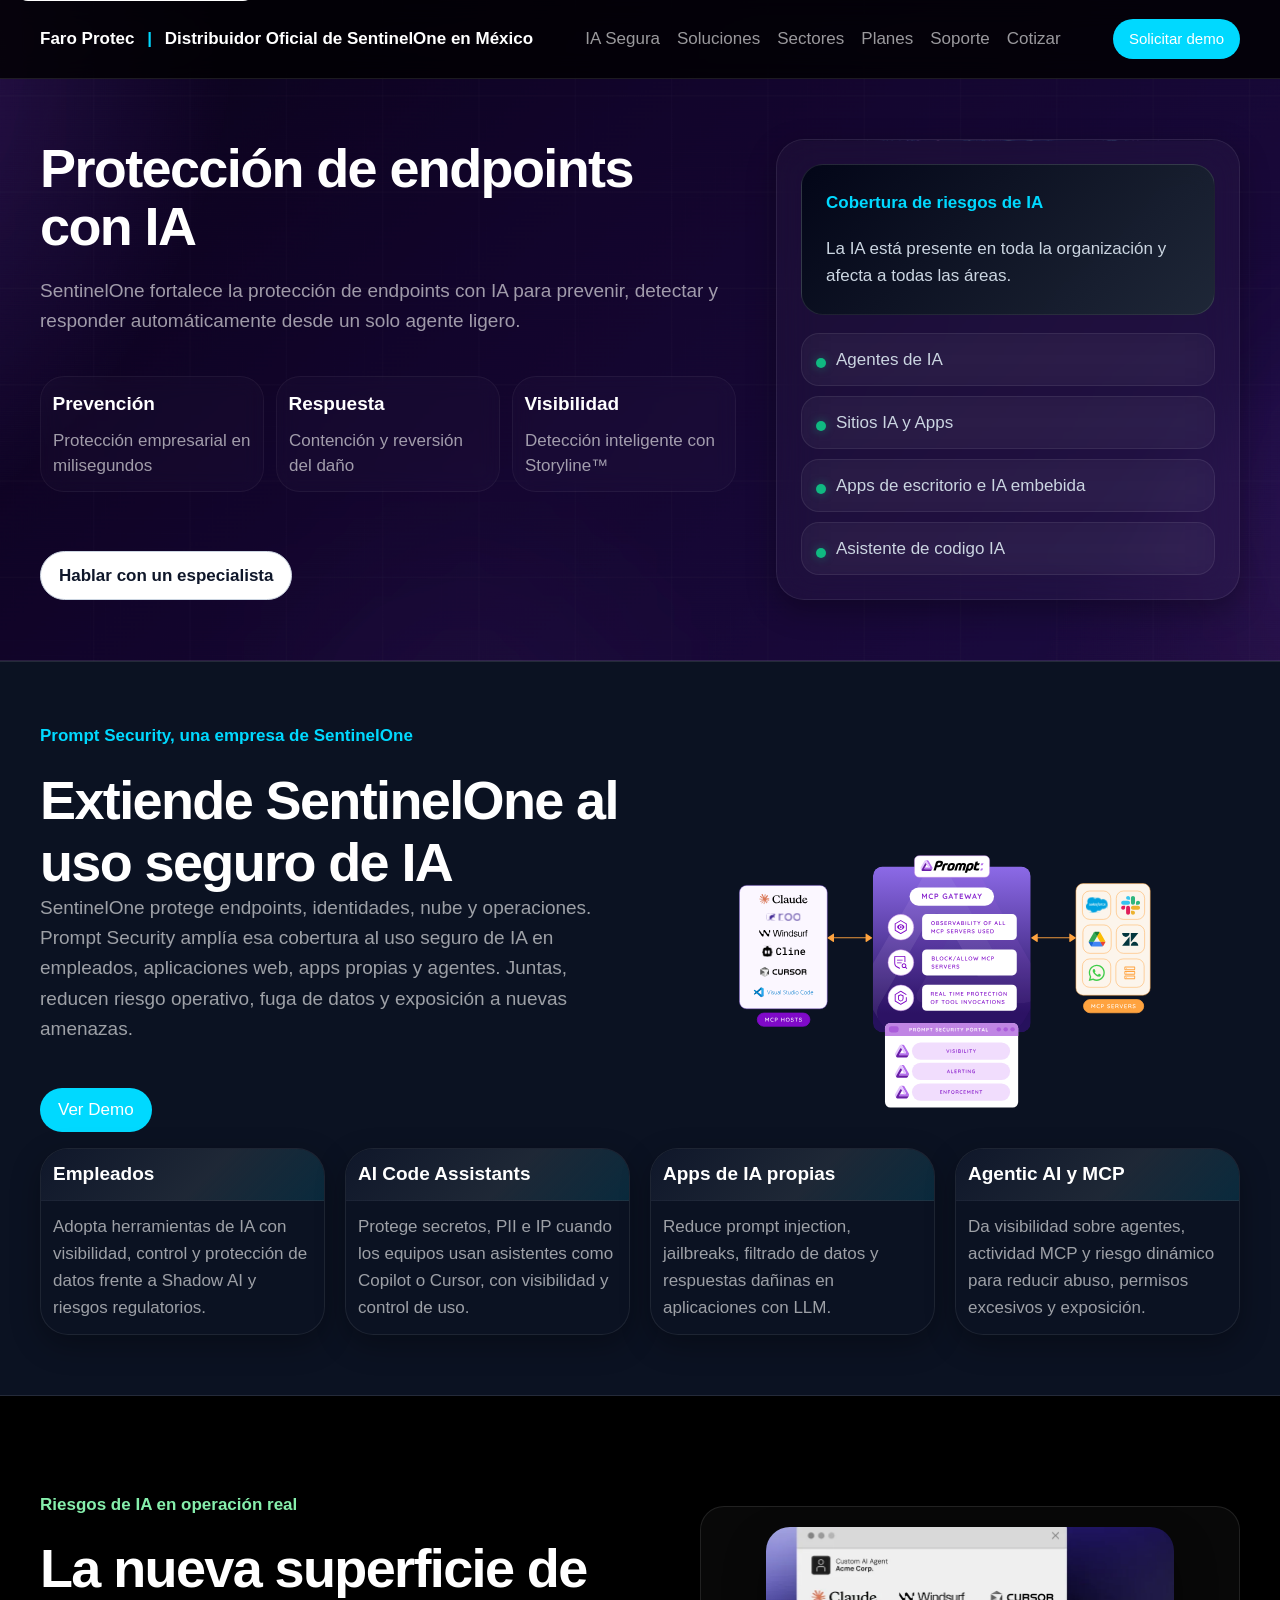
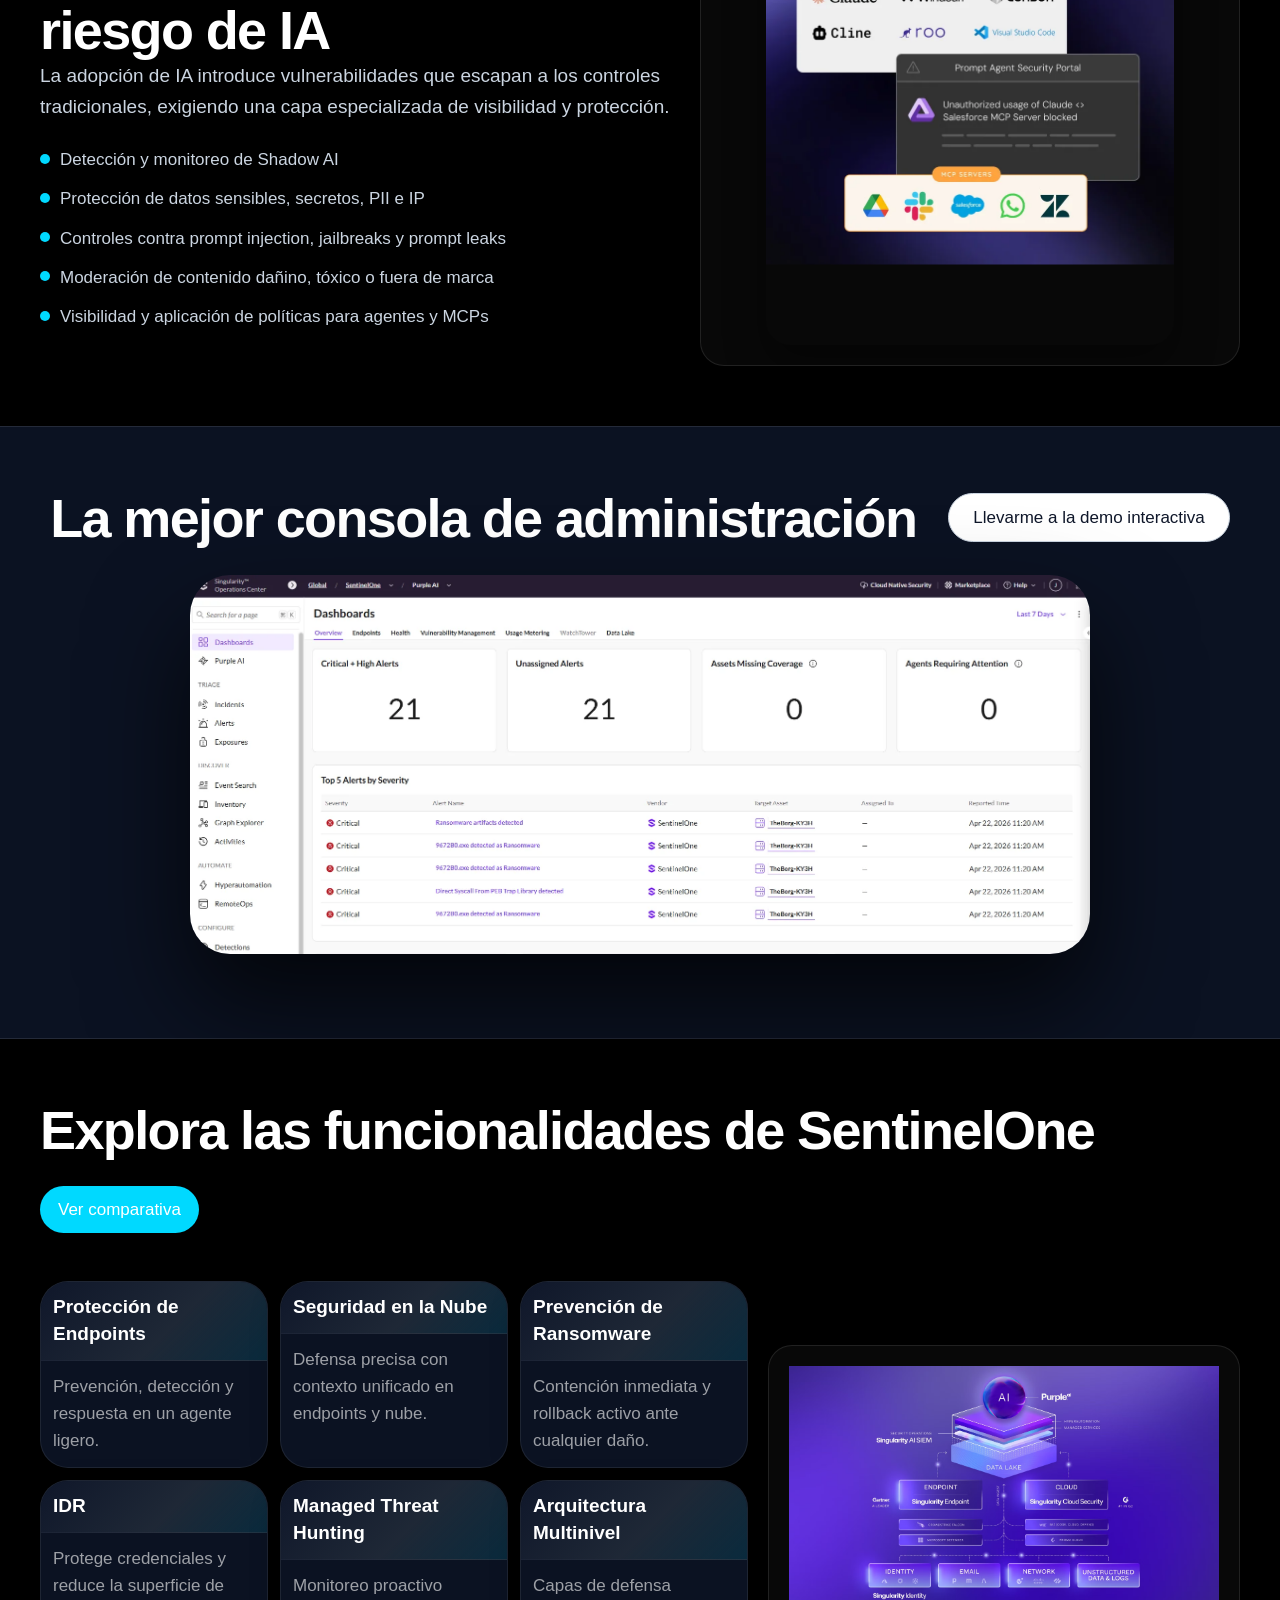
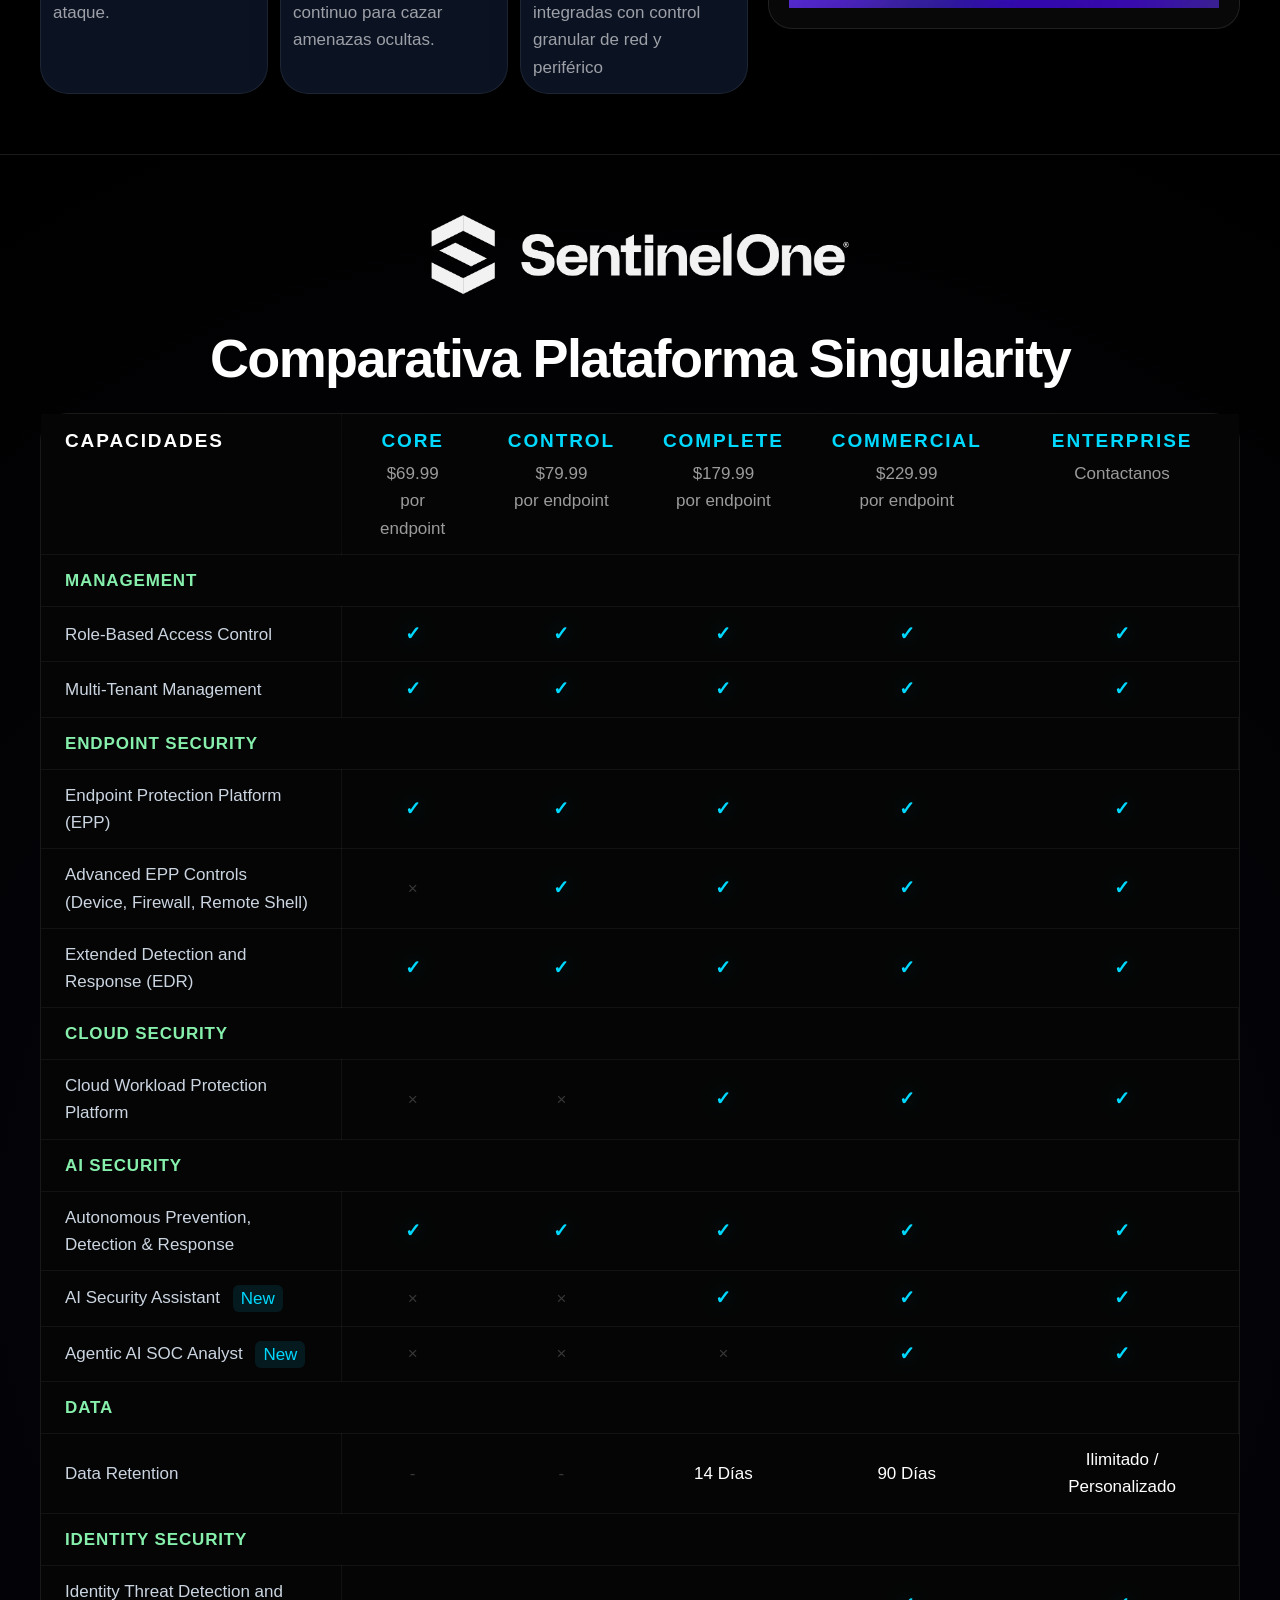
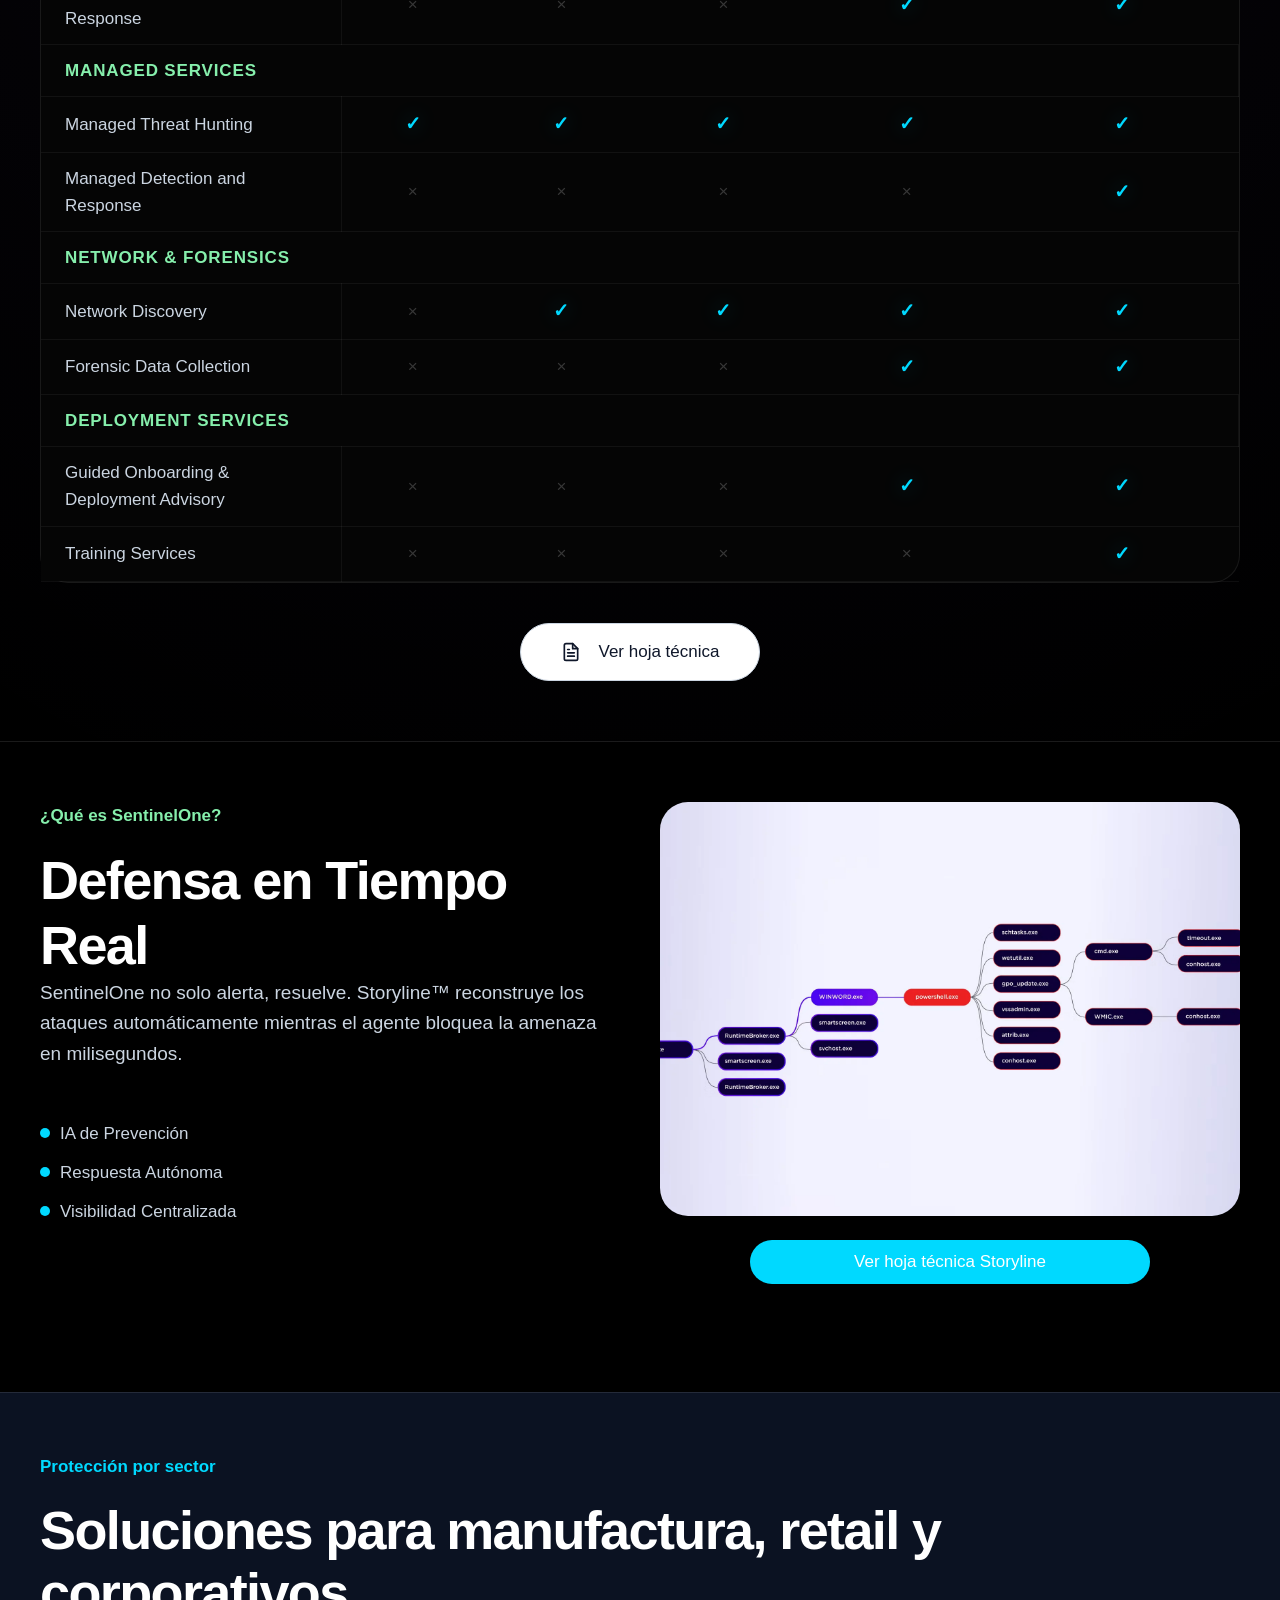
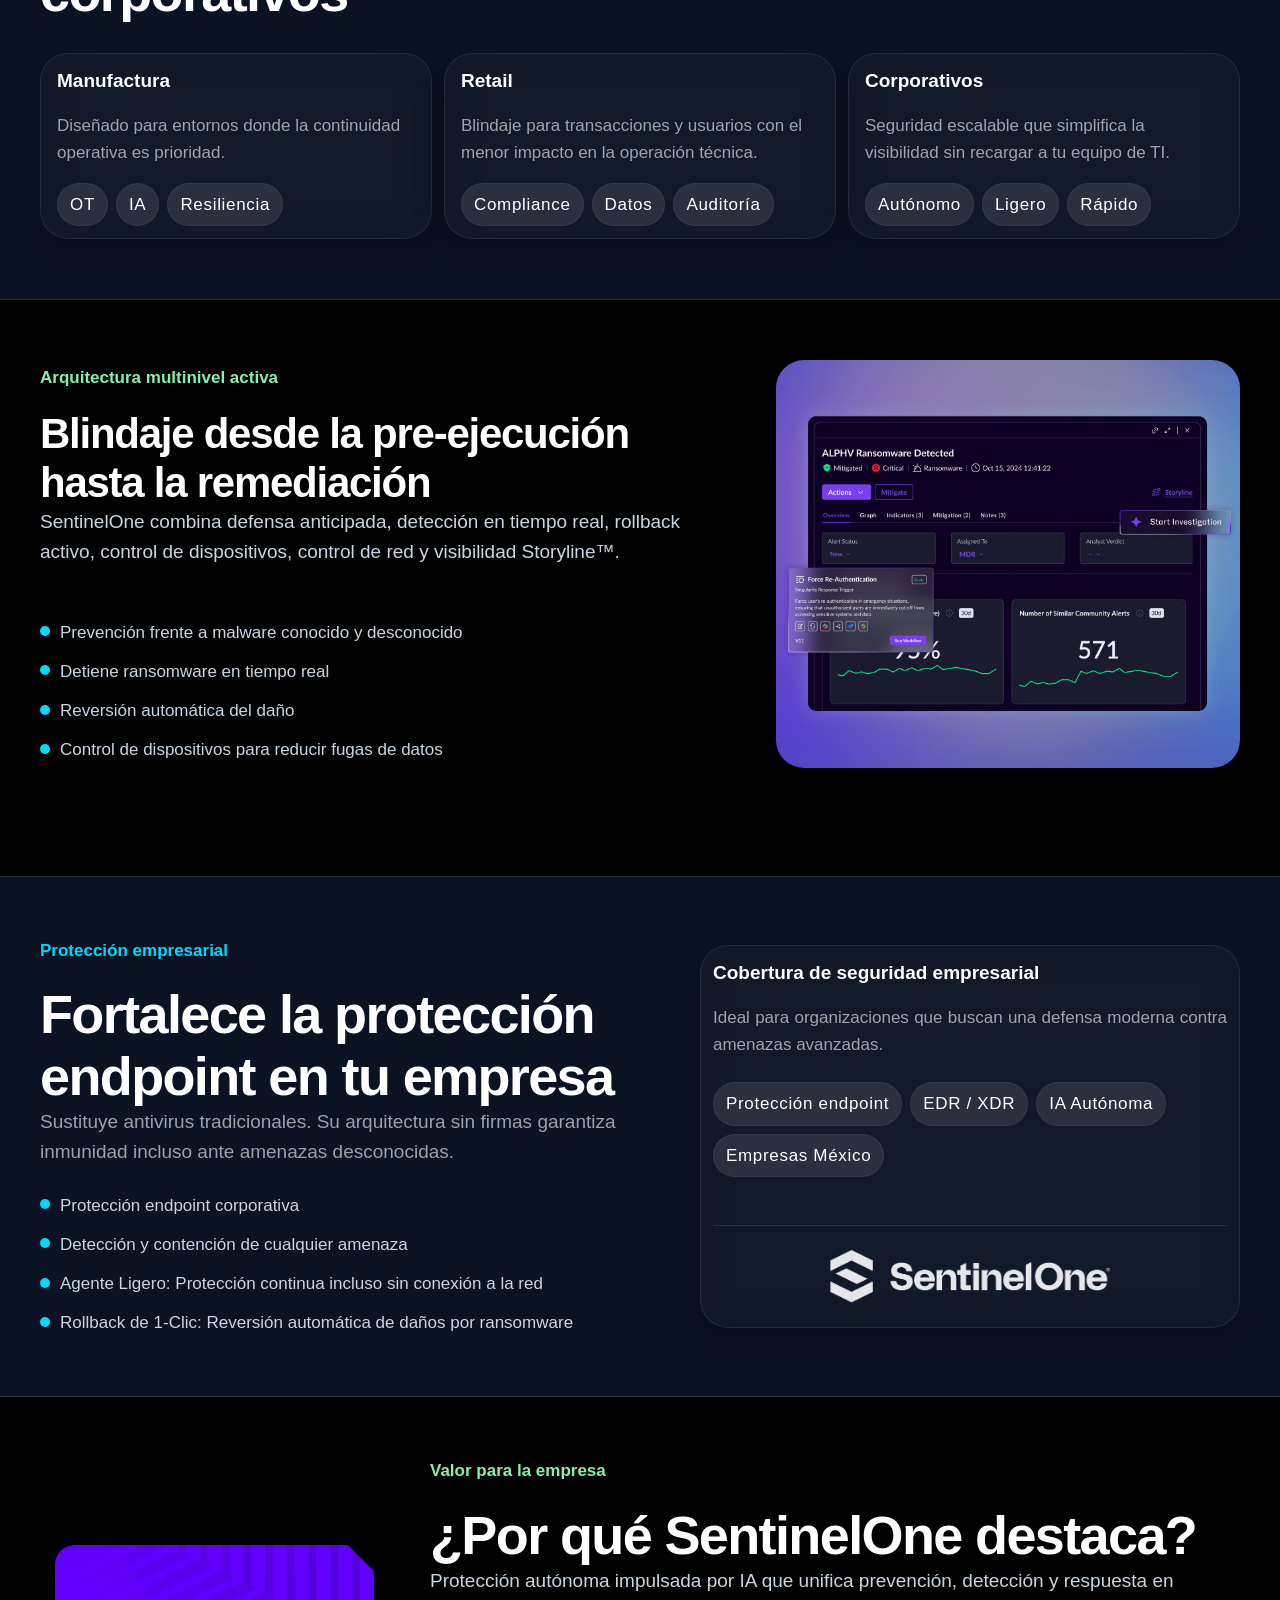
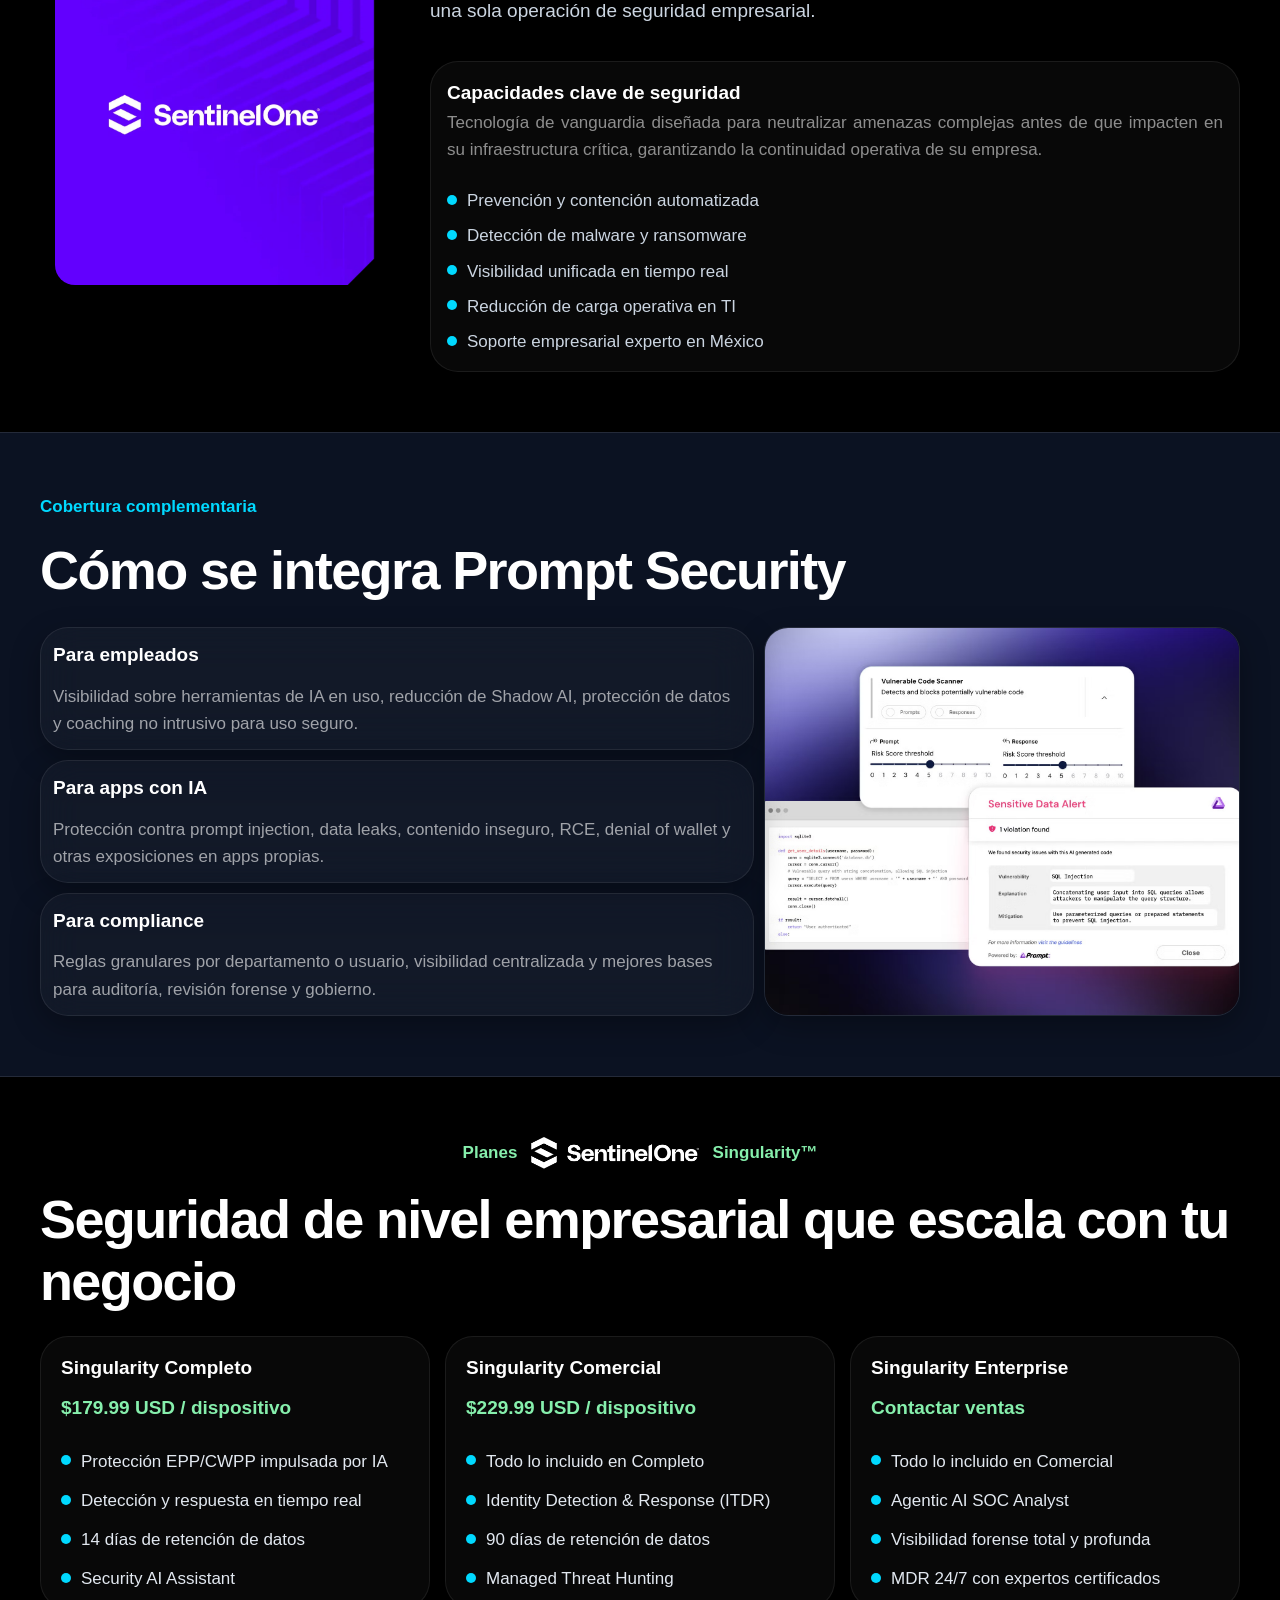
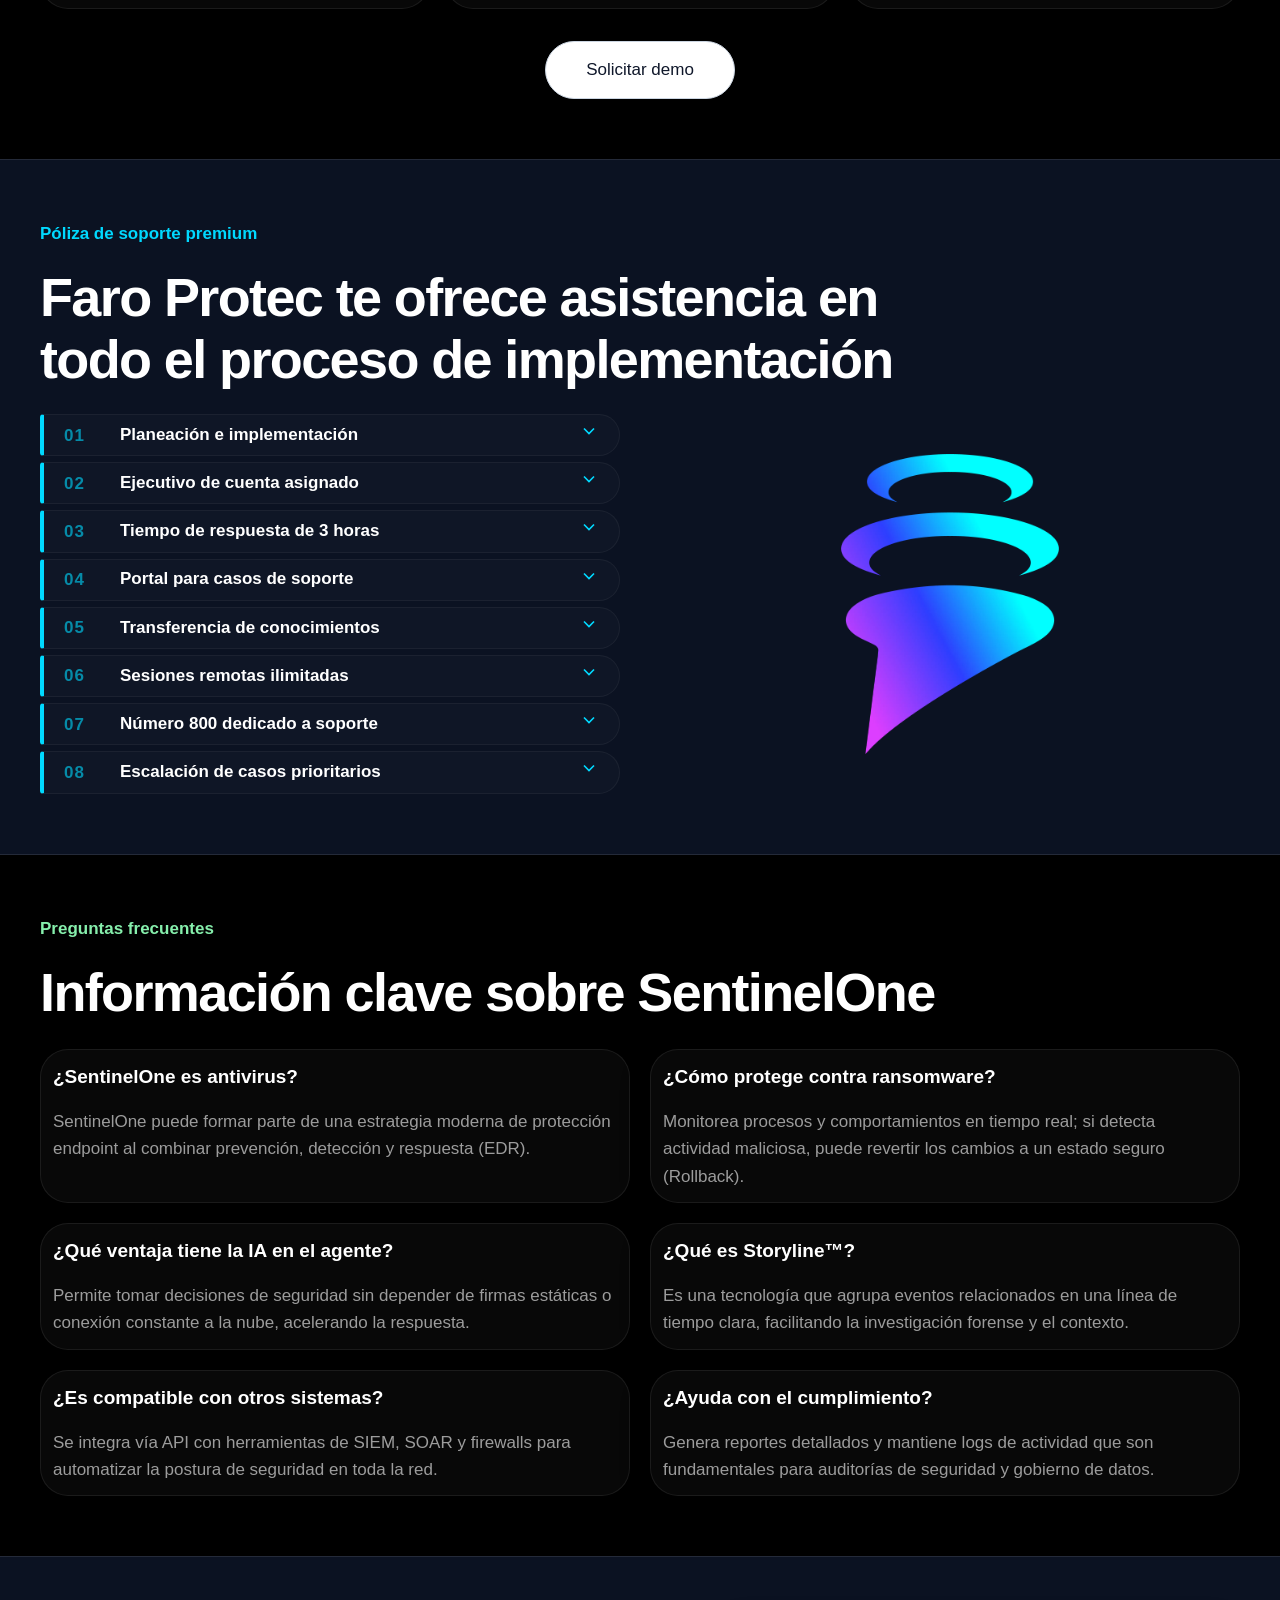
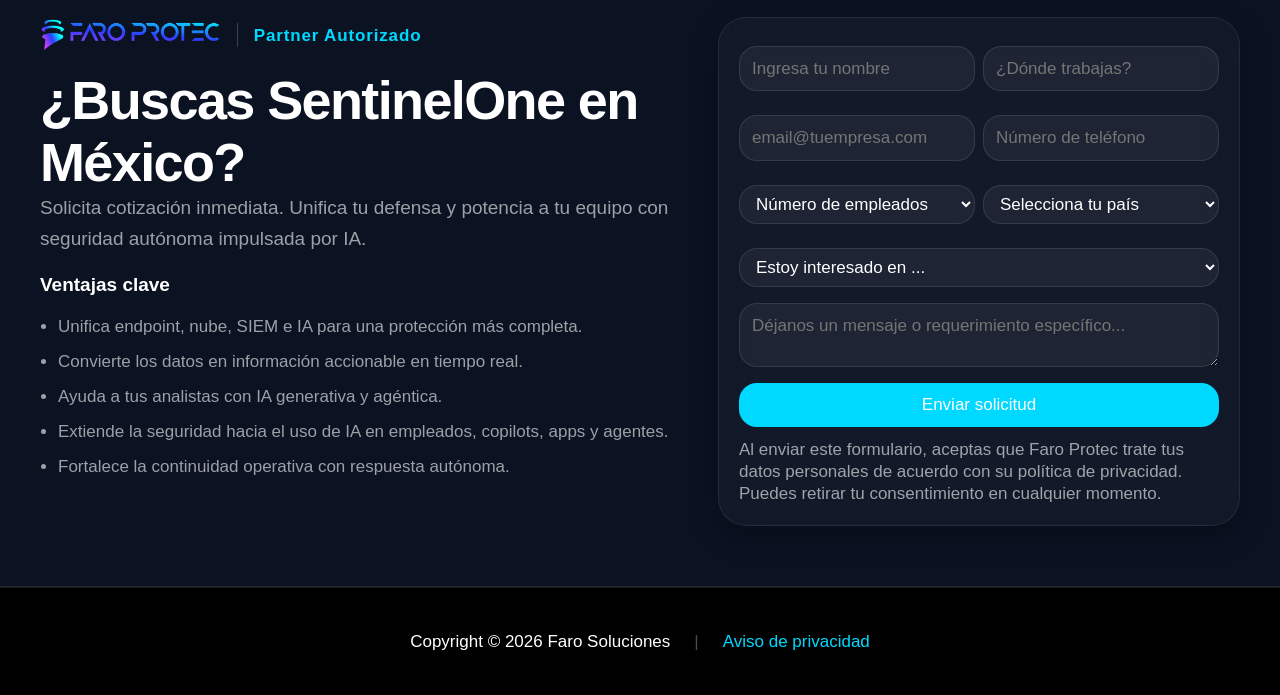
<file: sentinelone_landing_mockup_3.html>
<!DOCTYPE html>
<html lang="es-MX">

<head>
  <meta charset="UTF-8" />
  <meta name="viewport" content="width=device-width, initial-scale=1" />
  <title>SentinelOne en México | EDR, Antimalware y Seguridad de IA con Prompt Security | Faro Protec</title>
  <meta name="description"
    content="SentinelOne en México con Faro Protec: protección endpoint, EDR, antimalware empresarial y seguridad de IA con Prompt Security para empleados, copilots, apps propias y agentes de IA." />
  <meta name="author" content="Faro Protec" />
  <meta name="robots" content="index,follow,max-image-preview:large,max-snippet:-1,max-video-preview:-1" />
  <meta name="theme-color" content="#020617" />
  <meta name="color-scheme" content="light" />
  <meta name="format-detection" content="telephone=no" />
  <link rel="canonical" href="https://www.faroprotec.com/sentinelone-mexico/" />

  <meta property="og:type" content="website" />
  <meta property="og:locale" content="es_MX" />
  <meta property="og:site_name" content="Faro Protec" />
  <meta property="og:title" content="SentinelOne en México | EDR, Antimalware y Seguridad de IA con Prompt Security" />
  <meta property="og:description"
    content="Protección endpoint, EDR, antimalware empresarial y seguridad de IA con Prompt Security en México." />
  <meta property="og:url" content="https://www.faroprotec.com/sentinelone-mexico/" />
  <meta property="og:image" content="https://www.faroprotec.com/assets/og/sentinelone-mexico.jpg" />

  <meta name="twitter:card" content="summary_large_image" />
  <meta name="twitter:title" content="SentinelOne en México | Protección Endpoint, EDR y Antimalware Empresarial" />
  <meta name="twitter:description"
    content="SentinelOne en México para empresas: protección endpoint, antimalware, EDR y seguridad para uso de IA, copilots y apps con Prompt Security." />
  <meta name="twitter:image" content="https://www.faroprotec.com/assets/og/sentinelone-mexico.jpg" />

  <style>
    :root {
      --bg: #000000;
      --bg-soft: #0b1222;
      --text: #ffffff;
      --muted: rgba(255, 255, 255, 0.6);
      --line: rgba(255, 255, 255, 0.1);
      --dark: #000000;
      --dark-2: #050505;
      --primary: #00D9FF;
      --primary-2: #00b8d9;
      --primary-soft: rgba(0, 217, 255, 0.1);
      --secondary: #8B5CF6;
      --secondary-soft: rgba(139, 92, 246, 0.1);
      --danger: #e11d48;
      --shadow: 0 10px 30px rgba(0, 217, 255, 0.08);
      --radius: 28px;
      --radius-sm: 18px;
      --max: 1200px;
      --focus: 0 0 0 3px rgba(0, 217, 255, 0.3);
    }

    .glass-premium {
      background: rgba(255, 255, 255, 0.03) !important;
      backdrop-filter: blur(20px) !important;
      -webkit-backdrop-filter: blur(20px) !important;
      border: 1px solid rgba(255, 255, 255, 0.08) !important;
    }

    .card-glow {
      position: relative;
    }

    .card-glow::before {
      content: '';
      position: absolute;
      top: 0;
      right: 0;
      width: 60px;
      height: 60px;
      background: radial-gradient(circle at top right, var(--primary-soft), transparent 70%);
      opacity: 0;
      transition: opacity 0.3s ease;
      pointer-events: none;
      border-radius: inherit;
    }



    .shimmer-line {
      position: relative;
      overflow: hidden;
    }

    .shimmer-line::after {
      content: '';
      position: absolute;
      top: 0;
      left: -100%;
      width: 100%;
      height: 1px;
      background: linear-gradient(90deg, transparent, var(--primary), transparent);
      animation: shimmer-top 8s infinite;
    }

    @keyframes shimmer-top {
      0% {
        left: -100%;
      }

      20% {
        left: 100%;
      }

      100% {
        left: 100%;
      }
    }

    .bg-pattern-cyber {
      background-image: radial-gradient(var(--line) 1px, transparent 1px);
      background-size: 20px 20px;
    }


    * {
      box-sizing: border-box;
    }

    html {
      scroll-behavior: smooth;
      scroll-padding-top: 80px;
    }

    body {
      margin: 0;
      font-family: Arial, Helvetica, sans-serif;
      font-size: 17px;
      color: var(--text);
      background-image: url('./public/images/fondo-landing.png');
      background-size: cover;
      background-position: center;
      background-attachment: fixed;
      background-color: #000;
      line-height: 1.6;
      text-rendering: optimizeLegibility;
      -webkit-font-smoothing: antialiased;
      -moz-osx-font-smoothing: grayscale;
    }

    a {
      color: inherit;
      text-decoration: none;
    }

    img {
      max-width: 100%;
      display: block;
    }

    small {
      font-size: 17px;
    }

    a:focus-visible,
    button:focus-visible,
    input:focus-visible,
    select:focus-visible,
    textarea:focus-visible {
      outline: none;
      box-shadow: var(--focus);
    }

    .skip-link {
      position: absolute;
      left: 16px;
      top: -48px;
      background: #ffffff;
      color: #0f172a;
      padding: 10px 14px;
      border-radius: 12px;
      border: 1px solid var(--line);
      z-index: 100;
    }

    .skip-link:focus {
      top: 16px;
    }

    .container {
      width: min(var(--max), calc(100% - 32px));
      margin: 0 auto;
    }

    .header .container {
      max-width: 1400px;
    }

    .topbar {
      background: var(--dark);
      color: #fff;
      font-size: 17px;
    }

    .topbar-inner {
      min-height: 48px;
      display: flex;
      align-items: center;
      justify-content: space-between;
      gap: 16px;
      flex-wrap: wrap;
      padding: 10px 0;
    }

    .topbar-note {
      color: #cbd5e1;
      display: flex;
      gap: 18px;
      flex-wrap: wrap;
    }

    .header {
      position: sticky;
      top: 0;
      z-index: 30;
      background: rgba(0, 0, 0, 0.8);
      backdrop-filter: blur(12px);
      border-bottom: 1px solid var(--line);
    }

    .header-inner {
      min-height: 78px;
      display: flex;
      align-items: center;
      justify-content: space-between;
      gap: 16px;
    }

    .brand-kicker {
      color: var(--primary);
      font-size: 17px;
      font-weight: 700;
      letter-spacing: 0.22em;
      text-transform: uppercase;
    }

    .brand-title {
      font-size: 19px;
      font-weight: 700;
    }

    .nav {
      display: flex;
      gap: 17px;
      align-items: center;
      color: var(--muted);
      font-size: 17px;
    }

    .nav a:hover,
    .nav a[aria-current="page"] {
      color: var(--text);
    }

    .header .btn {
      padding: 8px 16px;
      font-size: 15px;
      min-height: 38px;
    }

    .btn {
      display: inline-flex;
      align-items: center;
      justify-content: center;
      gap: 8px;
      border: 0;
      border-radius: 999px;
      padding: 14px 22px;
      font-size: 17px;
      font-weight: 400;
      cursor: pointer;
      min-height: 44px;
      white-space: nowrap;
      text-align: center;
    }

    @media (max-width: 1300px) {
      .btn {
        padding: 10px 18px;
      }
    }

    .btn:hover {}

    .btn-primary {
      background: var(--primary);
      color: #fff;
    }

    .btn-primary:hover {
      background: var(--primary);
    }

    .btn-dark {
      background: var(--dark);
      color: #fff;
    }

    .btn-dark:hover {
      background: var(--dark);
    }

    .btn-outline {
      background: #fff;
      color: #0f172a;
      border: 1px solid #cbd5e1;
    }

    .btn-outline:hover {
      background: #fff;
      color: #0f172a;
    }

    .hero .btn {
      font-weight: 700;
    }

    .hero {
      background: transparent;
      border-bottom: 1px solid var(--line);
      padding: 100px 0;
    }

    .hero-grid {
      display: grid;
      grid-template-columns: 1.2fr 0.8fr;
      gap: 40px;
      padding: 0;
      align-items: stretch;
    }

    .pill {
      display: inline-flex;
      background: var(--primary-soft);
      color: var(--primary-2);
      border: 1px solid #bbf7d0;
      border-radius: 999px;
      padding: 8px 14px;
      font-size: 17px;
      font-weight: 700;
    }

    h1 {
      margin: 0 0 20px 0;
      font-size: 54px;
      line-height: 1.08;
      letter-spacing: -0.03em;
    }

    .hero p.lead {
      margin: 18px 0 0;
      font-size: 19px;
      color: var(--muted);
      max-width: 760px;
    }

    .hero-actions {
      display: flex;
      flex-wrap: wrap;
      gap: 14px;
      margin-top: 50px;
    }

    .hero-benefits {
      display: grid;
      grid-template-columns: repeat(3, 1fr);
      gap: 12px;
      margin-top: 50px;
      max-width: 900px;
      margin-left: auto;
      margin-right: auto;
    }

    .benefit-item {
      display: flex;
      flex-direction: column;
      align-items: flex-start;
      text-align: left;
      padding: 12px;
      background: rgba(255, 255, 255, 0.02);
      border: 1px solid rgba(255, 255, 255, 0.05);
      border-radius: 24px;
      backdrop-filter: blur(10px);
    }

    .card-visual {
      background: rgba(0, 217, 255, 0.05);
      border-bottom: 1px solid rgba(255, 255, 255, 0.05);
      padding: 12px;
      color: #fff;
    }

    .benefit-item strong {
      display: block;
      color: #fff;
      font-size: 19px;
      margin-bottom: 8px;
    }

    .benefit-item span {
      color: var(--muted);
      font-size: 17px;
      line-height: 1.5;
    }

    .mini-stats {
      display: grid;
      grid-template-columns: repeat(3, 1fr);
      gap: 14px;
      margin-top: 30px;
    }

    .mini-card,
    .feature-box,
    .sector-card,
    .support-item,
    .form-note,
    .sidebar-card,
    .risk-card,
    .form-card,
    .card,
    .trust-card {
      background: rgba(255, 255, 255, 0.03);
      backdrop-filter: blur(20px);
      -webkit-backdrop-filter: blur(20px);
      border: 1px solid rgba(255, 255, 255, 0.08);
      box-shadow: 0 10px 30px rgba(0, 0, 0, 0.3);
      transition: none;
    }

    .mini-card {
      border-radius: 20px;
      padding: 16px;
    }

    .mini-card strong {
      display: block;
      font-size: 17px;
      margin-bottom: 4px;
    }

    .mini-card span {
      color: var(--muted);
      font-size: 17px;
    }

    .risk-card {
      border-radius: 28px;
      padding: 24px;
      position: relative;
      overflow: hidden;
      display: flex;
      flex-direction: column;
      height: 100%;
    }

    .risk-card::after {
      content: '';
      position: absolute;
      inset: 0;
      background-image: url('./public/images/nodes_3d.png');
      background-size: cover;
      background-position: center;
      opacity: 0.15;
      z-index: 0;
      pointer-events: none;
    }

    .risk-top {
      position: relative;
      z-index: 10;
      background: linear-gradient(135deg, rgba(2, 6, 23, 0.95), rgba(31, 41, 55, 0.95));
      color: #fff;
      border-radius: 22px;
      padding: 24px;
      border: 1px solid rgba(255, 255, 255, 0.1);
    }

    .risk-top small {
      color: #86efac;
      font-size: 17px;
      font-weight: 700;
    }

    .risk-top .big {
      font-size: 54px;
      font-weight: 800;
      line-height: 1;
      margin: 12px 0 10px;
    }

    .risk-top p {
      margin: 0;
      color: #cbd5e1;
      font-size: 17px;
    }

    .risk-list {
      margin-top: 18px;
      display: grid;
      gap: 10px;
      flex-grow: 1;
    }

    .risk-item {
      border: 1px solid var(--line);
      border-radius: 18px;
      padding: 12px 14px;
      display: flex;
      align-items: center;
      gap: 10px;
      color: #cbd5e1;
      font-size: 17px;
    }

    .dot-danger,
    .dot-ok,
    .dot-success {
      width: 10px;
      height: 10px;
      border-radius: 50%;
      flex: 0 0 auto;
      margin-top: 0.45em;
    }

    .dot-danger {
      background: var(--danger);
    }

    .dot-ok {
      background: var(--primary);
    }

    .dot-success {
      background: #10b981;
      box-shadow: 0 0 10px rgba(16, 185, 129, 0.4);
    }

    section {
      padding: 100px 0;
    }

    .section-soft {
      background: var(--bg-soft);
      border-top: 1px solid var(--line);
      border-bottom: 1px solid var(--line);
    }

    .section-dark {
      background: var(--dark);
      color: #fff;
    }

    .section-head {
      display: flex;
      align-items: end;
      justify-content: space-between;
      gap: 20px;
      margin-bottom: 48px;
      flex-wrap: wrap;
    }

    .kicker {
      color: var(--primary);
      font-size: 17px;
      font-weight: 700;
      margin-bottom: 19px;
      display: block;
    }

    .section-dark .kicker {
      color: #86efac;
    }

    h2 {
      margin: 8px 0 0;
      font-size: 54px;
      line-height: 1.15;
      letter-spacing: -0.03em;
    }

    .section-desc {
      max-width: 760px;
      color: var(--muted);
      margin-top: 12px;
      font-size: 19px;
    }

    .section-dark .section-desc {
      color: #cbd5e1;
    }

    .cards-grid {
      display: grid;
      grid-template-columns: repeat(4, 1fr);
      gap: 20px;
    }

    .card {
      border-radius: 28px;
      overflow: hidden;
      display: flex;
      flex-direction: column;
      background: var(--bg-soft);
    }


    .card-visual {
      background: linear-gradient(135deg, rgba(15, 23, 42, 0.95), rgba(31, 41, 55, 0.95) 58%, rgba(0, 217, 255, 0.12));
      color: #fff;
      padding: 12px;
      position: relative;
      overflow: hidden;
      border-bottom: 1px solid rgba(255, 255, 255, 0.05);
    }

    .support-split {
      display: grid;
      grid-template-columns: 1fr 2fr;
      gap: 40px;
      align-items: flex-start;
    }

    .support-split .cards-grid {
      grid-template-columns: repeat(2, 1fr);
    }

    .support-text-grid {
      display: grid;
      grid-template-columns: repeat(2, 1fr);
      gap: 20px 32px;
      margin: 0;
      padding: 0;
      list-style: none;
    }

    .support-text-grid li {
      font-size: 17px;
      color: var(--muted);
      line-height: 1.5;
    }

    .support-text-grid li strong {
      color: #fff;
      display: block;
      margin-bottom: 4px;
      text-decoration: underline;
      text-decoration-color: var(--primary);
      text-underline-offset: 3px;
    }



    .advantages-list-compact h3 {
      font-size: 19px;
      margin: 0;
      color: #fff;
    }

    .advantages-list-compact ul {
      margin: 12px 0 0;
      padding-left: 18px;
      color: var(--muted);
      font-size: 17px;
      display: flex;
      flex-direction: column;
      gap: 8px;
    }

    .card-visual small {
      display: block;
      color: #86efac;
      font-size: 17px;
      letter-spacing: 0.22em;
      text-transform: uppercase;
      margin-bottom: 4px;
      font-weight: 700;
    }

    .card-visual strong {
      font-size: 19px;
      line-height: 1.15;
    }

    .card-body {
      padding: 12px;
      display: flex;
      flex-direction: column;
      flex: 1;
    }

    .card-body p {
      margin: 0;
      color: var(--muted);
      font-size: 17px;
      margin-bottom: 0;
    }

    .two-col,
    .support-grid,
    .form-grid {
      display: grid;
      grid-template-columns: 1.1fr 0.9fr;
      gap: 40px;
      align-items: stretch;
    }

    .trust-grid {
      display: grid;
      grid-template-columns: 1fr 1fr;
      gap: 80px;
      align-items: center;
    }

    .feature-grid {
      display: grid;
      grid-template-columns: 1fr 1.3fr;
      gap: 20px;
      margin-top: 26px;
      align-items: stretch;
    }

    .feature-image-container {
      grid-column: 2;
      grid-row: span 3;
      display: flex;
      align-items: center;
      justify-content: center;
    }

    .feature-image-container img {
      max-height: 480px;
      /* Prevent vertical overflow on desktop */
      width: 100%;
      height: 100%;
      object-fit: contain;
      border-radius: 24px;
    }

    /* Premium Support Card Grid */
    .support-grid-premium {
      display: grid;
      grid-template-columns: repeat(3, 1fr);
      gap: 20px;
      margin-top: 50px;
    }

    .support-card {
      padding: 32px;
      border-radius: 28px;
      display: flex;
      flex-direction: column;
      align-items: center;
      text-align: center;
      gap: 20px;
      height: 100%;
      background: rgba(255, 255, 255, 0.03);
      backdrop-filter: blur(20px);
      border: 1px solid rgba(255, 255, 255, 0.08);
      transition: none;
    }



    .support-card .support-icon {
      width: 52px;
      height: 52px;
      display: flex;
      align-items: center;
      justify-content: center;
      background: rgba(0, 217, 255, 0.08);
      border: 1px solid rgba(0, 217, 255, 0.15);
      border-radius: 14px;
    }

    .support-card .support-icon svg {
      width: 26px;
      height: 26px;
      stroke: var(--primary);
      filter: drop-shadow(0 0 8px var(--primary));
    }

    .support-card h3 {
      font-size: 19px;
      margin: 0;
      color: #fff;
      font-weight: 500;
      line-height: 1.3;
    }

    .support-card-visual {
      display: flex;
      align-items: center;
      justify-content: center;
      padding: 24px;
      border-radius: 28px;
      background: radial-gradient(circle at center, rgba(0, 217, 255, 0.1), transparent);
      border: 1px solid rgba(255, 255, 255, 0.05);
    }

    .support-card-visual img {
      width: 100%;
      max-width: 280px;
      filter: drop-shadow(0 0 25px rgba(0, 217, 255, 0.2));
    }

    @media (max-width: 992px) {
      .support-grid-premium {
        grid-template-columns: repeat(2, 1fr);
      }
    }

    @media (max-width: 640px) {
      .support-grid-premium {
        grid-template-columns: 1fr;
      }
    }

    /* Minimalist Support Proposal Styles */
    .support-minimalist-grid {
      display: grid;
      grid-template-columns: repeat(4, 1fr);
      gap: 40px;
      margin-top: 60px;
    }

    .support-item-min {
      position: relative;
      padding-top: 24px;
      border-top: 1px solid rgba(255, 255, 255, 0.1);
      transition: border-color 0.4s ease;
    }



    .support-item-min .num {
      display: block;
      font-size: 17px;
      color: var(--primary);
      margin-bottom: 12px;
      font-weight: 700;
      letter-spacing: 0.1em;
    }

    .support-item-min h4 {
      font-size: 19px;
      font-weight: 400;
      color: #fff;
      line-height: 1.4;
      margin: 0;
    }

    .support-visual-min {
      grid-column: span 4;
      display: flex;
      justify-content: center;
      margin-top: 60px;
      opacity: 0.8;
      filter: grayscale(0.5);
      transition: all 0.5s ease;
    }



    .support-visual-min img {
      max-width: 320px;
    }

    @media (max-width: 992px) {
      .support-minimalist-grid {
        grid-template-columns: repeat(2, 1fr);
      }
    }

    @media (max-width: 480px) {
      .support-minimalist-grid {
        grid-template-columns: 1fr;
      }
    }

    /* Bento Grid Support Styles */
    .support-bento {
      display: grid;
      grid-template-columns: repeat(3, 1fr);
      grid-auto-rows: minmax(110px, auto);
      gap: 10px;
      margin-top: 20px;
    }

    .bento-card {
      background: rgba(255, 255, 255, 0.03);
      backdrop-filter: blur(20px);
      border: 1px solid rgba(255, 255, 255, 0.08);
      border-radius: 16px;
      padding: 12px;
      display: flex;
      flex-direction: column;
      justify-content: center;
      align-items: center;
      text-align: center;
    }



    .bento-card .icon {
      width: 40px;
      height: 40px;
      margin-bottom: 12px;
      display: flex;
      align-items: center;
      justify-content: center;
      background: rgba(0, 217, 255, 0.05);
      border: 1px solid rgba(0, 217, 255, 0.1);
      border-radius: 12px;
    }

    .bento-card .icon svg {
      width: 22px;
      height: 22px;
      stroke: var(--primary);
    }

    .bento-card h3 {
      font-size: 19px;
      font-weight: 500;
      margin: 0;
      line-height: 1.3;
    }

    .bento-visual {
      grid-column: 3;
      grid-row: span 2;
      display: flex;
      align-items: center;
      justify-content: center;
      padding: 0;
    }

    .bento-visual img {
      max-width: 100%;
      height: auto;
      filter: drop-shadow(0 0 30px rgba(0, 217, 255, 0.2));
    }

    .bento-wide {
      grid-column: span 3;
    }

    @media (max-width: 992px) {
      .support-bento {
        grid-template-columns: repeat(2, 1fr);
      }

      .bento-visual {
        grid-column: span 2;
        grid-row: auto;
      }

      .bento-wide {
        grid-column: span 2;
      }
    }

    @media (max-width: 640px) {
      .support-bento {
        grid-template-columns: 1fr;
      }

      .bento-visual,
      .bento-wide {
        grid-column: span 1;
      }
    }

    .feature-box,
    .sector-card,
    .support-item,
    .support-item-v3,
    .form-note,
    .sidebar-card {
      border-radius: 28px;
      padding: 12px;
    }

    .form-card {
      border-radius: 28px;
      padding: 12px;
      display: flex;
      flex-direction: column;
      justify-content: center;
    }

    .ai-risk-card {
      padding: 0;
      overflow: hidden;
      display: flex;
      align-items: center;
      justify-content: center;
      margin-top: 50px;
      min-height: 460px;
    }

    .ai-risk-card img {
      width: 100%;
      height: 100%;
      object-fit: cover;
      display: block;
      cursor: zoom-in;
      transform: scale(1.25);
    }

    .trust-card {
      border-radius: 28px;
      padding: 12px;
    }

    /* New Support Design V3 - Architectural Stack */
    .support-stack-v3 {
      display: flex;
      flex-direction: column;
      gap: 6px;
      margin-top: 24px;
      max-width: 1000px;
    }

    .support-item-v3 {
      display: flex;
      flex-direction: column;
      padding: 0 !important;
      background: rgba(255, 255, 255, 0.02) !important;
      border: 1px solid rgba(255, 255, 255, 0.05) !important;
      border-left: 4px solid var(--primary) !important;
      border-radius: 4px 24px 24px 4px !important;
      position: relative;
      overflow: hidden;
      cursor: pointer;
      transition: background 0.3s ease;
    }

    .support-item-v3:hover {
      background: rgba(255, 255, 255, 0.04) !important;
    }

    .support-header-v3 {
      display: flex;
      align-items: center;
      justify-content: space-between;
      padding: 6px 20px;
      width: 100%;
    }

    .support-content-v3 {
      max-height: 0;
      overflow: hidden;
      transition: max-height 0.4s cubic-bezier(0.4, 0, 0.2, 1), padding 0.3s ease;
      padding: 0 24px 0 80px;
      color: var(--muted);
      font-size: 17px;
    }

    .support-item-v3.active .support-content-v3 {
      max-height: 150px;
      padding: 0 24px 20px 80px;
    }

    .support-item-v3 .chevron {
      transition: transform 0.3s ease;
      color: var(--primary);
    }

    .support-item-v3.active .chevron {
      transform: rotate(180deg);
    }

    .support-item-v3 .num {
      font-size: 17px;
      font-weight: 700;
      color: var(--primary);
      text-transform: uppercase;
      letter-spacing: 1px;
      opacity: 0.6;
      width: 40px;
    }

    .support-item-v3 h3 {
      margin: 0 !important;
      font-size: 17px;
      font-weight: 700;
      color: #fff;
      text-align: left;
      line-height: 1.1;
    }

    .support-item-v3 p {
      margin: 0 !important;
      font-size: 17px;
      line-height: 1.3;
      color: var(--muted);
    }

    .support-item-v3 .icon-wrap {
      color: var(--primary);
      opacity: 0.8;
      display: flex;
      align-items: center;
    }

    @media (max-width: 768px) {
      .support-item-v3 {
        padding: 20px !important;
        flex-direction: column;
        align-items: flex-start;
        gap: 12px;
      }

      .support-item-v3 .num {
        width: auto;
      }

      .support-item-v3 h3 {
        margin: 0 !important;
        font-size: 19px;
      }
    }

    .feature-box h3,
    .sidebar-card h3,
    .sector-card h3 {
      font-size: 19px;
      font-weight: 700;
      color: #fff;
      margin-top: 0;
      margin-bottom: 16px;
      text-align: left;
    }

    .feature-box,
    .sidebar-card,
    .sector-card {
      border-radius: 28px;
      padding: 12px;
      display: flex;
      flex-direction: column;
      align-items: flex-start;
      text-align: left;
    }

    .plan-card h3,
    .form-card h3,
    .trust-card h3 {
      margin: 0;
      font-size: 19px;
    }

    .feature-box p,
    .sidebar-card p,
    .sector-card p,
    .form-card p,
    .trust-card p,
    .bento-card p,
    .card-body p {
      color: var(--muted);
      font-size: 17px;
      margin: 10px 0 0;
    }

    .sidebar-card p,
    .trust-card p,
    .bento-card p {
      text-align: justify;
    }

    .card-body p {
      margin-top: 0;
    }

    .check-list,
    .plan-features {
      margin: 24px 0 0;
      display: grid;
      gap: 12px;
    }

    .check-item,
    .plan-feature {
      display: flex;
      gap: 10px;
      font-size: 17px;
      color: #cbd5e1;
    }

    .sectors-grid,
    .plans-grid {
      margin-top: 30px;
      display: grid;
      grid-template-columns: repeat(3, 1fr);
      gap: 12px;
    }

    .tags {
      margin-top: 16px;
      display: flex;
      flex-wrap: wrap;
      gap: 8px;
    }

    .tag {
      display: inline-flex;
      padding: 7px 12px;
      border-radius: 999px;
      background: rgba(255, 255, 255, 0.1);
      color: #ffffff;
      font-size: 17px;
      text-transform: none;
      letter-spacing: 0.04em;
      font-weight: 400;
      border: 1px solid rgba(255, 255, 255, 0.05);
    }

    .plan-card {
      border-radius: 28px;
      padding: 24px;
      border: 1px solid rgba(255, 255, 255, 0.12);
      background: rgba(255, 255, 255, 0.04);
    }

    .plan-card.popular {
      background: rgba(255, 255, 255, 0.08);
      color: #ffffff;
      border-color: var(--secondary);
      box-shadow: 0 20px 45px rgba(139, 92, 246, 0.12);
    }

    .badge {
      display: inline-flex;
      background: #d1fae5;
      color: #065f46;
      border-radius: 999px;
      padding: 7px 12px;
      font-size: 17px;
      font-weight: 800;
      text-transform: uppercase;
      letter-spacing: 0.12em;
      margin-bottom: 14px;
    }

    .price {
      margin-top: 10px;
      font-size: 19px;
      font-weight: 700;
      color: #86efac;
    }

    .plan-card.popular .price {
      color: var(--primary-2);
    }

    .section-dark .plan-feature {
      color: #e2e8f0;
    }

    .plan-card.popular .plan-feature {
      color: #ffffff;
    }

    .support-list {
      display: grid;
      grid-template-columns: repeat(2, 1fr);
      gap: 12px;
    }

    .support-item {
      font-size: 17px;
      color: #cbd5e1;
    }

    .form-note ul {
      margin: 16px 0 0;
      padding-left: 18px;
      color: var(--muted);
      font-size: 17px;
      display: flex;
      flex-direction: column;
      gap: 16px;
    }

    .form-row {
      display: grid;
      grid-template-columns: repeat(2, 1fr);
      gap: 10px;
      margin-bottom: 10px;
    }

    label {
      display: block;
      font-size: 17px;
      font-weight: 700;
      color: #cbd5e1;
      margin-bottom: 14px;
    }

    input,
    select,
    textarea {
      width: 100%;
      margin-top: 8px;
      border: 1px solid var(--line);
      border-radius: 18px;
      padding: 10px 14px;
      font: inherit;
      font-weight: 400;
      color: #fff;
      outline: none;
      background: rgba(255, 255, 255, 0.05);
    }

    select option {
      background-color: #0f172a;
      color: #fff;
    }

    textarea {
      resize: vertical;
      min-height: 64px;
      height: 64px;
    }

    .fineprint {
      margin-top: 14px;
      color: #64748b;
      font-size: 17px;
    }

    .footer {
      padding: 40px 0;
      border-top: 1px solid var(--line);
      background: #000;
    }

    .footer p,
    .footer span,
    .footer a {
      font-size: 17px !important;
      color: #fff;
      margin: 0;
    }

    .footer p {
      display: flex;
      align-items: center;
      gap: 24px;
      justify-content: center;
      flex-wrap: wrap;
    }

    .footer a {
      color: var(--primary);
      text-decoration: none;
      transition: opacity 0.3s;
    }

    .footer a:hover {
      opacity: 0.8;
    }

    .footer section {
      padding: 0;
    }

    .footer h2 {
      font-size: 28px;
      line-height: 1.2;
      margin-bottom: 16px;
      color: #fff;
    }

    .footer h3 {
      font-size: 19px;
      margin-bottom: 16px;
      color: #fff;
    }

    .footer-grid {
      display: grid;
      grid-template-columns: repeat(3, 1fr);
      gap: 24px;
      color: var(--muted);
      font-size: 17px;
    }

    .footer h2,
    .footer h3,
    .footer h4 {
      margin: 0 0 12px;
      color: var(--text);
      font-size: 17px;
    }

    .media-slot {
      margin-top: 26px;
      border: none;
      border-radius: 24px;
      background: transparent;
      min-height: 200px;
      display: grid;
      place-items: center;
      position: relative;
    }

    .media-slot.hero-3d {
      margin-top: 26px;
    }

    .media-slot.hero-3d img {
      transform: none;
      box-shadow: none;
      transition: none;
      width: 100%;
      max-width: 1400px;
    }

    .media-slot.hero-3d img:hover {
      transform: none;
    }

    .media-slot img {
      max-width: 100%;
      max-height: 100%;
      width: auto;
      height: auto;
      object-fit: contain;
      display: block;
    }

    .media-slot .media-placeholder {
      padding: 28px;
      text-align: center;
      color: #64748b;
      max-width: 520px;
    }

    /* Gartner Card Styling */
    .gartner-card {
      background: rgba(255, 255, 255, 0.05);
      border-radius: 24px;
      overflow: hidden;
      display: flex;
      flex-direction: column;
      border: 1px solid rgba(255, 255, 255, 0.08);
      text-decoration: none;
      color: #fff !important;
      max-width: 400px;
      margin: 10px auto;
    }

    .gartner-card .context {
      padding: 24px;
    }

    .gartner-card .title {
      font-size: 19px;
      font-weight: 800;
      margin: 0 0 10px;
      line-height: 1.2;
      color: #fff;
    }

    .gartner-card .blurb {
      color: #cbd5e1;
      font-size: 17px;
      line-height: 1.5;
      margin-bottom: 10px;
    }

    .gartner-card .media-wrapper {
      height: 180px;
      background-size: cover;
      background-position: center;
      display: flex;
      align-items: center;
      justify-content: center;
      position: relative;
    }

    .gartner-card .media {
      text-align: center;
      background: rgba(0, 0, 0, 0.5);
      padding: 16px;
      border-radius: 16px;
      backdrop-filter: blur(8px);
      border: 1px solid rgba(255, 255, 255, 0.1);
    }

    .gartner-card img {
      max-width: 130px;
      margin-bottom: 8px;
      filter: brightness(1.2);
    }

    .gartner-card .body-md-500 {
      font-weight: 700;
      font-size: 17px;
      margin: 0;
      color: var(--primary);
    }

    .media-slot .media-placeholder strong {
      display: block;
      color: #0f172a;
      font-size: 19px;
      margin-bottom: 8px;
    }

    .media-slot .media-placeholder span {
      display: block;
      font-size: 17px;
      line-height: 1.6;
    }

    .media-slot.small {
      min-height: 220px;
    }

    @media (prefers-reduced-motion: reduce) {
      html {
        scroll-behavior: auto;
      }

      *,
      *::before,
      *::after {
        animation: none !important;
        transition: none !important;
      }
    }

    @media (max-width: 1600px) {

      section,
      .hero,
      .section-vh,
      .section-soft,
      .section-dark {
        padding: 60px 0 !important;
        min-height: auto;
      }

      h1,
      h2 {
        /* font-size scales handled at 1100px and 820px to respect 3-size rule */
      }

      .section-desc {
        font-size: 19px !important;
      }

      #console-showcase figure {
        max-width: 900px !important;
        margin-bottom: 24px !important;
      }

      .section-head {
        margin-bottom: 24px !important;
      }

      h1,
      h2,
      h3,
      p,
      .kicker,
      .section-desc {
        margin-top: 0 !important;
      }

      /* Specific adjustment for two-col on laptops to prevent text compression */
      .two-col {
        grid-template-columns: 1fr 1fr !important;
        gap: 40px !important;
      }

      #arquitectura .two-col {
        grid-template-columns: 1.2fr 0.8fr !important;
        gap: 40px !important;
      }

      #arquitectura h2 {
        font-size: 42px !important;
      }

      /* Soluciones: 3 columns to save height on laptop */
      #soluciones .cards-grid {
        grid-template-columns: repeat(3, 1fr) !important;
        gap: 12px !important;
      }

      #soluciones .two-col {
        grid-template-columns: 1.2fr 0.8fr !important;
        gap: 20px !important;
      }

      #soluciones .sol-img-col {
        max-width: 540px !important;
        overflow: hidden;
        display: flex !important;
        align-items: center !important;
        justify-content: center !important;
        background: rgba(255, 255, 255, 0.03) !important;
        backdrop-filter: blur(20px) !important;
        border: 1px solid rgba(255, 255, 255, 0.1) !important;
        border-radius: 24px !important;
        padding: 20px !important;
        align-self: center !important;
      }

      #soluciones .sol-img-col img {
        width: 100% !important;
        height: auto !important;
        max-height: 280px !important;
        object-fit: contain !important;
      }

      /* AI Risks Section treatment */
      #ia-riesgos {
        padding: 60px 0 !important;
      }

      #ia-riesgos .two-col {
        grid-template-columns: 1fr 540px !important;
        align-items: center !important;
        gap: 20px !important;
      }

      #ia-riesgos .ai-risk-card {
        max-width: 540px !important;
        padding: 20px !important;
        background: rgba(255, 255, 255, 0.03) !important;
        backdrop-filter: blur(20px) !important;
        border: 1px solid rgba(255, 255, 255, 0.1) !important;
        border-radius: 24px !important;
        display: flex !important;
        align-items: center !important;
        justify-content: center !important;
      }

      #ia-riesgos .ai-risk-card img {
        max-height: 300px !important;
        width: auto !important;
        object-fit: contain !important;
      }

      /* FAQ Section: Balanced columns and vertical compression */
      #faq-section .feature-grid {
        grid-template-columns: repeat(2, 1fr) !important;
        gap: 20px !important;
      }

      @media (max-height: 750px) {
        #faq-section .feature-grid {
          grid-template-columns: repeat(3, 1fr) !important;
          /* 3 cols = 2 rows */
          gap: 12px !important;
        }
      }

      /* Integración Prompt Security: Vertical compression via gaps and internal padding */
      #prompt-security .feature-grid {
        grid-template-columns: 1.5fr 1fr !important;
        gap: 10px !important;
        /* Tight row and column gaps */
      }

      #prompt-security .section-head {
        margin-bottom: 16px !important;
        /* Reclaim space above the grid */
      }

      #prompt-security .feature-box {
        padding: 12px !important;
      }

      #prompt-security .feature-box h3 {
        margin-bottom: 8px !important;
      }

      #prompt-security .feature-box p {
        margin-top: 4px !important;
      }

      .feature-image-container {
        grid-row: span 3 !important;
        grid-column: 2 !important;
        height: 100% !important;
      }

      .feature-image-container img {
        height: 100% !important;
        width: 100% !important;
        object-fit: cover !important;
        border-radius: 24px !important;
      }

      /* Planes: Keep 3 columns in laptop/tablet and compress vertically for short screens */
      .plans-grid {
        grid-template-columns: repeat(3, 1fr) !important;
        gap: 15px !important;
        margin-top: 20px !important;
      }

      /* Specific fix for very short screens (like 680px height) */
      @media (max-height: 750px) {
        /* Keep 60px padding and 54px title as requested */
      }

      /* Confianza Section: Balanced image size and wide text column */
      #confianza {
        padding: 60px 0 !important;
      }

      #confianza .two-col {
        grid-template-columns: 350px 1fr !important;
        /* Balanced image column */
        align-items: center !important;
        gap: 40px !important;
      }

      #confianza .two-col>div:first-child {
        max-width: 350px !important;
        height: auto !important;
        overflow: hidden;
        display: flex;
        align-items: center;
        justify-content: center;
      }

      #confianza img {
        max-width: 320px !important;
        /* Middle ground size */
        height: auto !important;
        width: auto !important;
        object-fit: contain !important;
        border-radius: 20px;
      }

      /* Vertical compression for text column without changing font-size */
      #confianza .two-col>div:last-child {
        gap: 16px !important;
        /* Compressed from 32px */
      }

      #confianza .trust-card {
        padding: 16px !important;
      }

      #confianza .trust-card p {
        margin-bottom: 12px !important;
        /* Compressed from 24px */
      }

      #confianza .check-list {
        gap: 8px !important;
      }

      /* Fix gap in Proteccion Empresarial section on laptop */
      #proteccion-empresarial .two-col {
        grid-template-columns: 1fr 540px !important;
        align-items: center !important;
      }

      #proteccion-empresarial .sidebar-card {
        max-width: 540px !important;
        justify-self: center;
        justify-content: flex-start !important;
      }

      #proteccion-empresarial .sidebar-card div:last-child {
        margin-top: 32px !important;
      }

      #proteccion-empresarial .tags {
        margin-top: 24px !important;
        margin-bottom: 16px !important;
      }

      .trust-card {
        padding: 20px !important;
        /* Slightly more padding for breathability */
      }
    }

    @media (max-width: 1100px) {

      section,
      .section-soft,
      .section-dark {
        padding: 60px 0;
      }

      h1 {
        font-size: 40px;
      }

      h2 {
        font-size: 30px;
      }

      h3,
      p,
      .section-desc,
      .card-visual strong,
      .brand-title,
      .kicker {
        font-size: 15px !important;
      }

      .section-head {
        margin-bottom: 16px !important;
      }

      .feature-grid {
        grid-template-columns: repeat(2, 1fr);
        gap: 20px;
      }

      .feature-image-container {
        grid-column: span 2;
        grid-row: auto;
        margin-top: 20px;
      }

      .feature-image-container img {
        height: auto !important;
      }

      .cards-grid {
        grid-template-columns: repeat(2, 1fr);
      }

      #soluciones {
        padding: 20px 0 !important;
      }

      #soluciones h2 {
        font-size: 30px !important;
      }

      #soluciones .container>div:first-child {
        margin-bottom: 16px !important;
        gap: 12px !important;
      }

      #soluciones .cards-grid {
        grid-template-columns: repeat(3, 1fr) !important;
        gap: 8px !important;
      }

      #soluciones .card {
        padding: 10px !important;
      }

      #soluciones .card-visual {
        padding: 8px 10px !important;
      }

      #soluciones .card-visual strong {
        font-size: 15px !important;
      }

      #soluciones .card-body p {
        font-size: 15px !important;
        line-height: 1.2;
        margin-top: 4px !important;
      }

      /* Hide image at tablet — too cramped with the cards */
      #soluciones .sol-img-col {
        display: none !important;
      }

      #soluciones .two-col {
        grid-template-columns: 1fr !important;
      }

      #soluciones .cards-grid {
        grid-template-columns: repeat(2, 1fr) !important;
      }

      /* Hide AI Risks image at tablet */
      #ia-riesgos .ai-risk-card {
        display: none !important;
      }

      #ia-riesgos .two-col {
        grid-template-columns: 1fr !important;
      }

      .support-split,
      .support-text-grid,
      .plans-grid,
      .hero-grid,
      .sectors-grid,
      .trust-grid {
        grid-template-columns: 1fr;
      }

      /* Keep two-col and feature-grid side-by-side longer (until 820px) */

      /* Fix hero column layout when stacked */
      .hero-grid>div:first-child {
        height: auto !important;
      }

      .hero-grid>div:first-child .hero-benefits {
        margin: 24px 0 0 !important;
      }

      .hero-grid>div:first-child .hero-actions {
        margin-top: 20px !important;
      }

      /* Hide risk card on tablet/mobile */
      .risk-card {
        display: none !important;
      }
    }

    @media (max-width: 820px) {

      section,
      .section-soft,
      .section-dark {
        padding: 20px 0 !important;
      }

      h1 {
        font-size: 32px;
        margin-bottom: 12px !important;
      }

      h2 {
        font-size: 15px;
        margin-bottom: 10px !important;
      }

      .kicker {
        margin-bottom: 6px !important;
      }

      .nav {
        display: none !important;
      }

      .header .btn {
        padding: 8px 16px;
        font-size: 15px;
      }

      .feature-grid,
      .cards-grid,
      .plans-grid,
      .support-list,
      .form-row,
      .mini-stats,
      .footer-grid,
      .hero-benefits {
        grid-template-columns: 1fr;
        gap: 8px !important;
      }

      /* Hide platform diagram on mobile — cards are enough */
      .sol-img-col {
        display: none !important;
      }

      /* Make cards use full width when image is hidden */
      #soluciones .two-col {
        grid-template-columns: 1fr !important;
      }

      #soluciones .cards-grid {
        grid-template-columns: repeat(2, 1fr) !important;
      }

      .feature-image-container {
        grid-column: 1;
      }

      .ai-risk-card {
        min-height: 220px;
        margin-top: 24px;
      }

      .ai-risk-card img {
        transform: scale(1.1);
      }

      .topbar-note,
      .hide-mobile {
        display: none !important;
      }

      .hero-grid,
      section {
        padding-top: 52px;
        padding-bottom: 52px;
      }

      /* Navbar Compact Mode for Laptops/Tablets */
      @media (max-width: 1300px) {
        .header .hide-mobile {
          display: inline !important;
        }

        .nav {
          display: none !important;
        }

        .header .btn {
          padding: 8px 16px !important;
          font-size: 15px !important;
        }
      }

      /* Mobile Table Optimization */
      .comp-table th:first-child,
      .comp-table td:first-child {
        width: 140px !important;
        min-width: 140px !important;
        font-size: 14px !important;
      }

      .comp-table thead th {
        font-size: 14px !important;
        padding: 8px !important;
      }

      .comp-table td {
        font-size: 14px !important;
        padding: 8px !important;
      }

      .comp-table {
        min-width: 500px !important;
        /* Reduce total width to make scroll faster */
      }

      .comp-category {
        font-size: 13px !important;
      }
    }

    /* Comparison Table Styles */
    .comp-section {
      padding: 48px 0 100px;
      background: radial-gradient(circle at center, rgba(139, 92, 246, 0.05), transparent);
      overflow: hidden;
    }

    .comp-container {
      border-radius: 28px;
      background: #050505;
      border: 1px solid rgba(255, 255, 255, 0.08);
      position: relative;
    }

    .comp-table {
      width: 100%;
      border-collapse: collapse;
      min-width: 900px;
      color: #fff;
      font-size: 17px;
    }

    .comp-table th,
    .comp-table td {
      padding: 12px 24px;
      text-align: center;
      border-bottom: 1px solid rgba(255, 255, 255, 0.05);
    }

    .comp-table th:first-child,
    .comp-table td:first-child {
      text-align: left;
      position: sticky;
      left: 0;
      background: #050505;
      z-index: 10;
      width: 300px;
      min-width: 300px;
      border-right: 1px solid rgba(255, 255, 255, 0.05);
    }

    .comp-table thead th {
      vertical-align: top;
      background: #050505;
      backdrop-filter: blur(10px);
      font-weight: 700;
      font-size: 19px;
      color: var(--primary);
      text-transform: uppercase;
      letter-spacing: 0.1em;
      position: sticky;
      top: 0;
      z-index: 20;
    }

    .comp-table thead th:first-child {
      color: #fff;
      z-index: 30;
    }

    .comp-category {
      background: rgba(255, 255, 255, 0.05);
      text-align: left !important;
      font-weight: 700;
      text-transform: uppercase;
      letter-spacing: 0.05em;
      color: #86efac;
      font-size: 17px;
    }

    .comp-feature-name {
      font-weight: 500;
      color: #cbd5e1;
    }

    .tab-btn {
      font-size: 17px;
      font-weight: 700;
      color: #fff;
      text-align: left;
      line-height: 1.1;
    }

    .comp-check {
      color: var(--primary);
      font-size: 19px;
      font-weight: 900;
      filter: drop-shadow(0 0 10px rgba(0, 217, 255, 0.4));
    }

    .comp-cross {
      color: rgba(255, 255, 255, 0.2);
      font-size: 17px;
    }

    .comp-tag {
      font-size: 17px;
      padding: 4px 8px;
      border-radius: 6px;
      background: var(--primary-soft);
      color: var(--primary);
      margin-left: 8px;
      vertical-align: middle;
    }

    .comp-price {
      display: block;
      font-size: 17px;
      color: var(--muted);
      margin-top: 4px;
      font-weight: 400;
      text-transform: none;
      letter-spacing: 0;
    }

    /* Global Section Compressions to ensure 100px padding is visible on 1080p screens */

    .plans-grid {
      margin-top: 24px !important;
    }

    .plan-card {
      padding: 16px 20px !important;
    }

    #planes .btn-outline {
      padding: 14px 40px !important;
      font-size: 17px !important;
    }

    #soporte .support-item-v3 h3 {
      font-size: 17px !important;
    }

    #soporte .section-head {
      margin-bottom: 24px !important;
    }

    #soporte .two-col>div:last-child {
      padding: 0 !important;
    }

    #soporte .cards-grid {
      gap: 12px !important;
    }

    #soporte .card-visual,
    #soporte .card-body {
      padding: 10px !important;
    }

    #soporte .card-body p {
      font-size: 15px !important;
      line-height: 1.3 !important;
    }

    #cotizar .section-desc {
      font-size: 19px !important;
      margin-bottom: 16px !important;
    }

    #cotizar .form-card {
      padding: 20px !important;
    }

    #cotizar input,
    #cotizar select,
    #cotizar textarea {
      padding: 8px 12px !important;
    }

    #cotizar .form-row {
      gap: 8px !important;
      margin-bottom: 8px !important;
    }

    #cotizar label {
      margin-bottom: 8px !important;
    }

    #cotizar textarea {
      min-height: 48px !important;
    }

    #cotizar .btn {
      padding: 12px 20px !important;
    }

    #cotizar .fineprint {
      margin-top: 12px !important;
      font-size: 17px !important;
      line-height: 1.3 !important;
    }

    @media (max-width: 768px) {

      .comp-table th:first-child,
      .comp-table td:first-child {
        width: 200px;
        min-width: 200px;
      }
    }
  </style>
  <script type="application/ld+json">
{
  "@context": "https://schema.org",
  "@graph": [
    {
      "@type": "Organization",
      "name": "Faro Protec",
      "url": "https://www.faroprotec.com/"
    },
    {
      "@type": "WebSite",
      "name": "Faro Protec",
      "url": "https://www.faroprotec.com/"
    },
    {
      "@type": "WebPage",
      "name": "SentinelOne en México | EDR, Antimalware y Seguridad de IA con Prompt Security",
      "url": "https://www.faroprotec.com/sentinelone-mexico/",
      "description": "SentinelOne en México con Faro Protec: protección endpoint, EDR, antimalware empresarial y seguridad de IA con Prompt Security para empleados, copilots, apps y agentes.",
      "inLanguage": "es-MX"
    },
    {
      "@type": "Service",
      "name": "SentinelOne en México",
      "serviceType": "Protección endpoint, EDR, antimalware empresarial y seguridad de IA",
      "provider": {"@type": "Organization", "name": "Faro Protec"},
      "areaServed": "MX",
      "description": "Implementación y soporte de SentinelOne en México para prevención, detección, respuesta, protección endpoint y seguridad de IA con Prompt Security en empresas."
    },
    {
      "@type": "FAQPage",
      "mainEntity": [
        {
          "@type": "Question",
          "name": "¿SentinelOne es antivirus?",
          "acceptedAnswer": {
            "@type": "Answer",
            "text": "SentinelOne puede integrarse en una estrategia moderna de protección endpoint al combinar prevención, detección y respuesta automatizada."
          }
        },
        {
          "@type": "Question",
          "name": "¿SentinelOne funciona como antimalware?",
          "acceptedAnswer": {
            "@type": "Answer",
            "text": "SentinelOne ayuda a detectar y contener malware, ransomware y amenazas avanzadas con un enfoque orientado a empresas."
          }
        },
        {
          "@type": "Question",
          "name": "¿Qué tipo de protección ofrece?",
          "acceptedAnswer": {
            "@type": "Answer",
            "text": "Ofrece protección para endpoints con visibilidad, respuesta autónoma, trazabilidad y contexto centralizado."
          }
        },
        {
          "@type": "Question",
          "name": "¿Sirve para empresas en México?",
          "acceptedAnswer": {
            "@type": "Answer",
            "text": "Sí, esta página está orientada a proyectos de SentinelOne en México con implementación y soporte especializado."
          }
        },
        {
          "@type": "Question",
          "name": "¿Qué protege Prompt Security dentro de una estrategia SentinelOne?",
          "acceptedAnswer": {
            "@type": "Answer",
            "text": "Prompt Security ayuda a dar visibilidad, control y gobierno al uso de IA en empleados, asistentes de código, aplicaciones propias y agentes de IA, reduciendo riesgos como Shadow AI, fugas de datos, prompt injection y respuestas dañinas."
          }
        },
        {
          "@type": "Question",
          "name": "¿Prompt Security puede apoyar una política de uso aceptable de IA?",
          "acceptedAnswer": {
            "@type": "Answer",
            "text": "Sí. Puede apoyar observabilidad, protección de datos, enforcement granular, monitoreo en tiempo real y controles alineados a políticas de uso aceptable de IA para la organización."
          }
        }
      ]
    },
    {
      "@type": "BreadcrumbList",
      "itemListElement": [
        {"@type": "ListItem", "position": 1, "name": "Inicio", "item": "https://www.faroprotec.com/"},
        {"@type": "ListItem", "position": 2, "name": "SentinelOne en México", "item": "https://www.faroprotec.com/sentinelone-mexico/"}
      ]
    }
  ]
}
</script>
</head>

<body>
  <a class="skip-link" href="#contenido-principal">Saltar al contenido principal</a>



  <header class="header">
    <div class="container header-inner">
      <div style="font-size: 17px; font-weight: 600; color: #fff;">
        Faro Protec <span class="hide-mobile"><span style="color: var(--primary); margin: 0 8px;">|</span> Distribuidor
          Oficial de SentinelOne en México</span>
      </div>

      <nav class="nav" aria-label="Navegación principal">
        <a href="#prompt-security">IA Segura</a>
        <a href="#soluciones">Soluciones</a>
        <a href="#sectores">Sectores</a>
        <a href="#planes">Planes</a>
        <a href="#soporte">Soporte</a>
        <a href="#cotizar">Cotizar</a>
      </nav>

      <a class="btn btn-primary" href="#cotizar">Solicitar demo</a>
    </div>
  </header>

  <style>
    .section-vh {
      min-height: 100vh;
      display: flex;
      flex-direction: column;
      justify-content: center;
      padding: 100px 0;
    }

    /* PDF Modal */
    .modal-overlay {
      position: fixed;
      top: 0;
      left: 0;
      width: 100%;
      height: 100%;
      background: rgba(0, 0, 0, 0.85);
      z-index: 10000;
      display: none;
      align-items: center;
      justify-content: center;
      padding: 40px;
      backdrop-filter: blur(15px);
    }

    .modal-content-wrapper {
      width: 100%;
      max-width: 1200px;
      height: 90vh;
      background: #000;
      border-radius: 32px;
      border: 1px solid var(--line);
      display: flex;
      flex-direction: column;
      overflow: hidden;
      box-shadow: 0 0 100px rgba(0, 217, 255, 0.15);
      animation: modalFadeUp 0.4s cubic-bezier(0.16, 1, 0.3, 1);
    }

    @keyframes modalFadeUp {
      from {
        opacity: 0;
        transform: translateY(40px) scale(0.95);
      }

      to {
        opacity: 1;
        transform: translateY(0) scale(1);
      }
    }

    .modal-header {
      padding: 15px 30px;
      display: flex;
      justify-content: space-between;
      align-items: center;
      background: #05080f;
      border-bottom: 1px solid var(--line);
    }

    .modal-header span {
      font-size: 19px;
      font-weight: 600;
      color: var(--primary);
    }

    .modal-close {
      background: rgba(255, 255, 255, 0.05);
      border: none;
      color: #fff;
      font-size: 19px;
      width: 36px;
      height: 36px;
      border-radius: 50%;
      cursor: pointer;
      display: flex;
      align-items: center;
      justify-content: center;
      transition: all 0.3s;
    }

    .modal-close:hover {
      background: var(--danger);
    }

    .modal-body {
      flex: 1;
      overflow: auto;
      background: transparent;
      display: flex;
      align-items: center;
      justify-content: center;
      padding: 16px;
    }

    .modal-body iframe {
      width: 100%;
      height: 100%;
      border: none;
      background: #fff;
    }
  </style>

  <main id="contenido-principal">
    <section class="hero" aria-labelledby="hero-title">
      <div class="container hero-grid">
        <div style="display: flex; flex-direction: column; height: 100%;">
          <h1 id="hero-title">Protección de endpoints con IA</h1>
          <p class="lead">
            SentinelOne fortalece la protección de endpoints con IA para prevenir, detectar y responder automáticamente
            desde un solo agente ligero.
          </p>

          <div class="hero-benefits" style="margin: auto 0; padding-top: 10px;">
            <div class="benefit-item">
              <strong>Prevención</strong>
              <span>Protección empresarial en milisegundos</span>
            </div>
            <div class="benefit-item">
              <strong>Respuesta</strong>
              <span>Contención y reversión del daño</span>
            </div>
            <div class="benefit-item">
              <strong>Visibilidad</strong>
              <span>Detección inteligente con Storyline™</span>
            </div>
          </div>

          <div class="hero-actions" style="justify-content: flex-start; margin-top: auto;">
            <a class="btn btn-outline" href="#cotizar">Hablar con un especialista</a>
          </div>
        </div>

        <aside class="risk-card glass-premium shimmer-line" aria-labelledby="riesgo-title">
          <div class="risk-top">
            <small class="kicker" style="color: var(--primary);"> Cobertura de riesgos de IA</small>
            <p>La IA está presente en toda
              la organización y afecta a todas las áreas.</p>
          </div>

          <div class="risk-list" id="riesgo-title" style="position: relative; z-index: 10;">
            <div class="risk-item glass-premium"><span class="dot-success" aria-hidden="true"></span> Agentes de IA
            </div>
            <div class="risk-item glass-premium"><span class="dot-success" aria-hidden="true"></span> Sitios IA y Apps
            </div>
            <div class="risk-item glass-premium"><span class="dot-success" aria-hidden="true"></span> Apps de escritorio
              e IA embebida
            </div>
            <div class="risk-item glass-premium"><span class="dot-success" aria-hidden="true"></span> Asistente de
              codigo
              IA</div>
          </div>
        </aside>
      </div>
    </section>

    <!-- SECTION 2: PROMPT SECURITY (Full height) -->
    <section id="prompt-security" class="section-soft" aria-labelledby="prompt-title">
      <div class="container">
        <div class="section-head">
          <div style="flex: 1; min-width: 300px;">
            <p class="kicker"> Prompt Security, una empresa de <span style="color: var(--primary);">SentinelOne</span>
            </p>
            <h2 id="prompt-title">Extiende SentinelOne al uso seguro de IA
            </h2>
            <p class="section-desc">
              SentinelOne protege endpoints, identidades, nube y operaciones. Prompt Security amplía esa cobertura al
              uso seguro de IA en empleados, aplicaciones web, apps propias y agentes. Juntas, reducen riesgo operativo,
              fuga de
              datos y exposición a nuevas amenazas.
            </p>
            <button class="btn btn-primary"
              onclick="openModal('https://www.youtube.com/embed/DBVNVlBYLIk', 'Demo - Prompt Security')"
              style="margin-top: 24px;">Ver Demo</button>
          </div>
          <div
            style="flex: 1; min-width: 300px; display: flex; justify-content: center; align-items: center; background: transparent;">
            <img src="./public/images/securityprompt-diagram.svg" alt="Diagrama de Intercepción de Prompt Security"
              onclick="openImageModal('./public/images/securityprompt-diagram.svg', 'Diagrama de Intercepción de Prompt Security')"
              title="Clic para ampliar"
              style="width: 100%; max-width: 600px; height: auto; cursor: zoom-in; transition: opacity 0.2s;"
              onmouseover="this.style.opacity='0.85'" onmouseout="this.style.opacity='1'" />
          </div>
        </div>

        <div class="cards-grid">
          <article class="card">
            <div class="card-visual">
              <div><strong>Empleados</strong></div>
            </div>
            <div class="card-body">
              <p>Adopta herramientas de IA con visibilidad, control y protección de datos frente a Shadow AI y riesgos
                regulatorios.</p>
            </div>
          </article>
          <article class="card">
            <div class="card-visual">
              <div><strong>AI Code Assistants</strong></div>
            </div>
            <div class="card-body">
              <p>Protege secretos, PII e IP cuando los equipos usan asistentes como Copilot o Cursor, con visibilidad y
                control de uso.</p>
            </div>
          </article>
          <article class="card">
            <div class="card-visual">
              <div><strong>Apps de IA propias</strong></div>
            </div>
            <div class="card-body">
              <p>Reduce prompt injection, jailbreaks, filtrado de datos y respuestas dañinas en aplicaciones con LLM.
              </p>
            </div>
          </article>
          <article class="card">
            <div class="card-visual">
              <div><strong>Agentic AI y MCP</strong></div>
            </div>
            <div class="card-body">
              <p>Da visibilidad sobre agentes, actividad MCP y riesgo dinámico para reducir abuso, permisos excesivos y
                exposición.</p>
            </div>
          </article>
        </div>
      </div>
    </section>


    <!-- SECTION 3: IA RISKS (Relocated) -->
    <section id="ia-riesgos" class="section-dark" aria-labelledby="ia-riesgos-title">
      <div class="container two-col" style="align-items: flex-start;">
        <div>
          <p class="kicker">Riesgos de IA en operación real</p>
          <h2 id="ia-riesgos-title">La nueva superficie de riesgo de IA</h2>
          <p class="section-desc">
            La adopción de IA introduce vulnerabilidades que escapan a los controles tradicionales, exigiendo una capa
            especializada de visibilidad y protección.
          </p>

          <div class="check-list">
            <div class="check-item"><span class="dot-ok" aria-hidden="true"></span> Detección y monitoreo de Shadow AI
            </div>
            <div class="check-item"><span class="dot-ok" aria-hidden="true"></span> Protección de datos sensibles,
              secretos, PII e IP</div>
            <div class="check-item"><span class="dot-ok" aria-hidden="true"></span> Controles contra prompt injection,
              jailbreaks y prompt leaks
            </div>
            <div class="check-item"><span class="dot-ok" aria-hidden="true"></span> Moderación de contenido dañino,
              tóxico o fuera de marca
            </div>
            <div class="check-item"><span class="dot-ok" aria-hidden="true"></span> Visibilidad y aplicación de
              políticas para agentes y MCPs</div>
          </div>
        </div>

        <aside class="sidebar-card ai-risk-card glass-premium">
          <div style="flex: 1; border-radius: 24px; overflow: hidden; box-shadow: 0 20px 40px rgba(0,0,0,0.4);">
            <img src="./public/images/Prompt_Agents_MCP_Visual.webp" alt="Prompt Agents MCP Visual"
              style="width: 100%; height: auto; display: block; cursor: zoom-in;"
              onclick="openImageModal('./public/images/Prompt_Agents_MCP_Visual.webp', 'Protección de Agentes y MCP')">
          </div>
        </aside>
      </div>
    </section>

    <!-- SECTION 3: CONSOLE SHOWCASE -->
    <section id="console-showcase" class="section-soft" style="text-align: center; border-top: 1px solid var(--line);">
      <div class="container">
        <div class="section-head"
          style="display: flex; align-items: center; justify-content: center; gap: 32px; margin: 0 auto 32px;">
          <h2 id="consola-title" style="margin: 0; line-height: 1.15;">La mejor
            consola de administración</h2>
          <a class="btn btn-outline" href="https://sentinelone.storylane.io/demo/ixjyno8b0pjd" target="_blank"
            rel="noopener noreferrer" style="padding: 10px 24px; font-size: 17px;">Llevarme a la demo interactiva</a>
        </div>

        <figure class="media-slot hero-3d"
          style="margin-bottom: 0px; max-width: 1200px; margin-left: auto; margin-right: auto;">
          <img src="./public/images/consola-sentinel.webp" alt="SentinelOne Official Management Console Dashboard"
            loading="lazy" style="border-radius: 40px; width: 100%; box-shadow: 0 50px 100px rgba(0,0,0,0.7);" />
        </figure>
      </div>
    </section>

    <section id="soluciones" class="section-dark" aria-labelledby="soluciones-title">
      <div class="container">
        <div style="display: flex; flex-direction: column; align-items: flex-start; gap: 24px; margin-bottom: 48px;">
          <h2 id="soluciones-title" style="margin: 0;">Explora las funcionalidades de SentinelOne</h2>
          <a href="#comparativa" class="btn btn-primary">Ver comparativa</a>
        </div>

        <div class="two-col" style="align-items: stretch; gap: 40px; grid-template-columns: 1fr 540px;">
          <!-- Left: Grid de 8 cards (2 columnas) -->
          <div class="cards-grid" style="grid-template-columns: repeat(2, 1fr);">
            <article class="card">
              <div class="card-visual">
                <div><strong>Protección de Endpoints</strong></div>
              </div>
              <div class="card-body">
                <p>Prevención, detección y respuesta en un agente ligero.</p>
              </div>
            </article>

            <article class="card">
              <div class="card-visual">
                <div><strong>Seguridad en la Nube</strong></div>
              </div>
              <div class="card-body">
                <p>Defensa precisa con contexto unificado en endpoints y nube.</p>
              </div>
            </article>
            <article class="card">
              <div class="card-visual">
                <div><strong>Prevención de Ransomware</strong></div>
              </div>
              <div class="card-body">
                <p>Contención inmediata y rollback activo ante cualquier daño.</p>
              </div>
            </article>
            <article class="card">
              <div class="card-visual">
                <div><strong>IDR</strong></div>
              </div>
              <div class="card-body">
                <p>Protege credenciales y reduce la superficie de ataque.</p>
              </div>
            </article>
            <article class="card">
              <div class="card-visual">
                <div><strong>Managed Threat Hunting</strong></div>
              </div>
              <div class="card-body">
                <p>Monitoreo proactivo continuo para cazar amenazas ocultas.</p>
              </div>
            </article>
            <article class="card">
              <div class="card-visual">
                <div><strong>Arquitectura Multinivel</strong></div>
              </div>
              <div class="card-body">
                <p>Capas de defensa integradas con control granular de red y periférico</p>
              </div>
            </article>

          </div>

          <!-- Right: Imagen -->
          <div class="sol-img-col" style="overflow: hidden; border-radius: 12px;">
            <img src="./public/images/Singularity_Platform_Graphic-Managed-Services_LG-scaled.avif"
              alt="Singularity Platform Graphic"
              onclick="openImageModal('./public/images/Singularity_Platform_Graphic-Managed-Services_LG-scaled.avif', 'Singularity Platform - Arquitectura Managed Services')"
              title="Clic para ampliar"
              style="width: 100%; height: 100%; object-fit: cover; cursor: zoom-in; display: block; transition: opacity 0.2s;" />
          </div>
        </div>
      </div>
    </section>

    <!-- SECTION: COMPARATIVA DE PAQUETES -->
    <section id="comparativa" class="comp-section section-soft">
      <div class="container">
        <div class="section-head"
          style="text-align: center; justify-content: center; display: block; margin-bottom: 48px;">
          <div style="display: flex; justify-content: center; margin-bottom: 32px;">
            <img src="./public/images/logo-sentinel-dark.webp" alt="SentinelOne"
              style="height: 80px; width: auto; filter: brightness(0) invert(1); opacity: 0.95;" />
          </div>
          <h2>Comparativa Plataforma Singularity</h2>
        </div>

        <div class="comp-container">
          <table class="comp-table">
            <thead>
              <tr>
                <th>Capacidades</th>
                <th>Core <span class="comp-price">$69.99<br><small>por endpoint</small></span></th>
                <th>Control <span class="comp-price">$79.99<br><small>por endpoint</small></span></th>
                <th>Complete <span class="comp-price">$179.99<br><small>por endpoint</small></span></th>
                <th>Commercial <span class="comp-price">$229.99<br><small>por endpoint</small></span></th>
                <th>Enterprise <span class="comp-price">Contactanos<br><small>&nbsp;</small></span></th>
              </tr>
            </thead>
            <tbody>
              <!-- Management -->
              <tr>
                <td colspan="6" class="comp-category">Management</td>
              </tr>
              <tr>
                <td class="comp-feature-name">Role-Based Access Control</td>
                <td><span class="comp-check">✓</span></td>
                <td><span class="comp-check">✓</span></td>
                <td><span class="comp-check">✓</span></td>
                <td><span class="comp-check">✓</span></td>
                <td><span class="comp-check">✓</span></td>
              </tr>
              <tr>
                <td class="comp-feature-name">Multi-Tenant Management</td>
                <td><span class="comp-check">✓</span></td>
                <td><span class="comp-check">✓</span></td>
                <td><span class="comp-check">✓</span></td>
                <td><span class="comp-check">✓</span></td>
                <td><span class="comp-check">✓</span></td>
              </tr>

              <!-- Endpoint Security -->
              <tr>
                <td colspan="6" class="comp-category">Endpoint Security</td>
              </tr>
              <tr>
                <td class="comp-feature-name">Endpoint Protection Platform (EPP)</td>
                <td><span class="comp-check">✓</span></td>
                <td><span class="comp-check">✓</span></td>
                <td><span class="comp-check">✓</span></td>
                <td><span class="comp-check">✓</span></td>
                <td><span class="comp-check">✓</span></td>
              </tr>
              <tr>
                <td class="comp-feature-name">Advanced EPP Controls <br><small>(Device, Firewall, Remote Shell)</small>
                </td>
                <td><span class="comp-cross">×</span></td>
                <td><span class="comp-check">✓</span></td>
                <td><span class="comp-check">✓</span></td>
                <td><span class="comp-check">✓</span></td>
                <td><span class="comp-check">✓</span></td>
              </tr>
              <tr>
                <td class="comp-feature-name">Extended Detection and Response (EDR)</td>
                <td><span class="comp-check">✓</span></td>
                <td><span class="comp-check">✓</span></td>
                <td><span class="comp-check">✓</span></td>
                <td><span class="comp-check">✓</span></td>
                <td><span class="comp-check">✓</span></td>
              </tr>

              <!-- Cloud Security -->
              <tr>
                <td colspan="6" class="comp-category">Cloud Security</td>
              </tr>
              <tr>
                <td class="comp-feature-name">Cloud Workload Protection Platform</td>
                <td><span class="comp-cross">×</span></td>
                <td><span class="comp-cross">×</span></td>
                <td><span class="comp-check">✓</span></td>
                <td><span class="comp-check">✓</span></td>
                <td><span class="comp-check">✓</span></td>
              </tr>

              <!-- AI Security -->
              <tr>
                <td colspan="6" class="comp-category">AI Security</td>
              </tr>
              <tr>
                <td class="comp-feature-name">Autonomous Prevention, Detection & Response</td>
                <td><span class="comp-check">✓</span></td>
                <td><span class="comp-check">✓</span></td>
                <td><span class="comp-check">✓</span></td>
                <td><span class="comp-check">✓</span></td>
                <td><span class="comp-check">✓</span></td>
              </tr>
              <tr>
                <td class="comp-feature-name">AI Security Assistant <span class="comp-tag">New</span></td>
                <td><span class="comp-cross">×</span></td>
                <td><span class="comp-cross">×</span></td>
                <td><span class="comp-check">✓</span></td>
                <td><span class="comp-check">✓</span></td>
                <td><span class="comp-check">✓</span></td>
              </tr>
              <tr>
                <td class="comp-feature-name">Agentic AI SOC Analyst <span class="comp-tag">New</span></td>
                <td><span class="comp-cross">×</span></td>
                <td><span class="comp-cross">×</span></td>
                <td><span class="comp-cross">×</span></td>
                <td><span class="comp-check">✓</span></td>
                <td><span class="comp-check">✓</span></td>
              </tr>

              <!-- Data -->
              <tr>
                <td colspan="6" class="comp-category">Data</td>
              </tr>
              <tr>
                <td class="comp-feature-name">Data Retention</td>
                <td><span class="comp-cross">-</span></td>
                <td><span class="comp-cross">-</span></td>
                <td>14 Días</td>
                <td>90 Días</td>
                <td>Ilimitado / Personalizado</td>
              </tr>

              <!-- Identity Security -->
              <tr>
                <td colspan="6" class="comp-category">Identity Security</td>
              </tr>
              <tr>
                <td class="comp-feature-name">Identity Threat Detection and Response</td>
                <td><span class="comp-cross">×</span></td>
                <td><span class="comp-cross">×</span></td>
                <td><span class="comp-cross">×</span></td>
                <td><span class="comp-check">✓</span></td>
                <td><span class="comp-check">✓</span></td>
              </tr>

              <!-- Managed Services -->
              <tr>
                <td colspan="6" class="comp-category">Managed Services</td>
              </tr>
              <tr>
                <td class="comp-feature-name">Managed Threat Hunting</td>
                <td><span class="comp-check">✓</span></td>
                <td><span class="comp-check">✓</span></td>
                <td><span class="comp-check">✓</span></td>
                <td><span class="comp-check">✓</span></td>
                <td><span class="comp-check">✓</span></td>
              </tr>
              <tr>
                <td class="comp-feature-name">Managed Detection and Response</td>
                <td><span class="comp-cross">×</span></td>
                <td><span class="comp-cross">×</span></td>
                <td><span class="comp-cross">×</span></td>
                <td><span class="comp-cross">×</span></td>
                <td><span class="comp-check">✓</span></td>
              </tr>

              <!-- Network & Forensics -->
              <tr>
                <td colspan="6" class="comp-category">Network & Forensics</td>
              </tr>
              <tr>
                <td class="comp-feature-name">Network Discovery</td>
                <td><span class="comp-cross">×</span></td>
                <td><span class="comp-check">✓</span></td>
                <td><span class="comp-check">✓</span></td>
                <td><span class="comp-check">✓</span></td>
                <td><span class="comp-check">✓</span></td>
              </tr>
              <tr>
                <td class="comp-feature-name">Forensic Data Collection</td>
                <td><span class="comp-cross">×</span></td>
                <td><span class="comp-cross">×</span></td>
                <td><span class="comp-cross">×</span></td>
                <td><span class="comp-check">✓</span></td>
                <td><span class="comp-check">✓</span></td>
              </tr>

              <!-- Deployment Services -->
              <tr>
                <td colspan="6" class="comp-category">Deployment Services</td>
              </tr>
              <tr>
                <td class="comp-feature-name">Guided Onboarding & Deployment Advisory</td>
                <td><span class="comp-cross">×</span></td>
                <td><span class="comp-cross">×</span></td>
                <td><span class="comp-cross">×</span></td>
                <td><span class="comp-check">✓</span></td>
                <td><span class="comp-check">✓</span></td>
              </tr>
              <tr>
                <td class="comp-feature-name">Training Services</td>
                <td><span class="comp-cross">×</span></td>
                <td><span class="comp-cross">×</span></td>
                <td><span class="comp-cross">×</span></td>
                <td><span class="comp-cross">×</span></td>
                <td><span class="comp-check">✓</span></td>
              </tr>
            </tbody>
          </table>
        </div>
        <div style="margin-top: 40px; display: flex; justify-content: center;">
          <button class="btn btn-outline" onclick="openPdfModal('./public/pdf/hoja_datos_sentinel_endpoint.pdf')"
            style="padding: 18px 40px;">
            <svg width="20" height="20" viewBox="0 0 24 24" fill="none" stroke="currentColor" stroke-width="2"
              stroke-linecap="round" stroke-linejoin="round" style="margin-right: 10px;">
              <path d="M14 2H6a2 2 0 0 0-2 2v16a2 2 0 0 0 2 2h12a2 2 0 0 0 2-2V8z"></path>
              <polyline points="14 2 14 8 20 8"></polyline>
              <line x1="16" y1="13" x2="8" y2="13"></line>
              <line x1="16" y1="17" x2="8" y2="17"></line>
              <polyline points="10 9 9 9 8 9"></polyline>
            </svg>
            Ver hoja técnica
          </button>
        </div>
      </div>
    </section>

    <section id="que-es-sentinel" class="section-dark" aria-labelledby="que-es-title">
      <div class="container">
        <div class="two-col"
          style="grid-template-columns: 1fr 1.2fr; align-items: flex-start; gap: 60px; margin-bottom: 48px;">
          <div style="display: flex; flex-direction: column; gap: 24px;">
            <div>
              <p class="kicker">¿Qué es SentinelOne?</p>
              <h2 id="que-es-title" style="line-height: 1.2;">Defensa en Tiempo Real</h2>
              <p class="section-desc" style="margin-top: 16px;">
                SentinelOne no solo alerta, resuelve. Storyline™ reconstruye los ataques automáticamente mientras el
                agente
                bloquea la amenaza en milisegundos.
              </p>
            </div>
            <div class="check-list" style="margin-top: 8px;">
              <div class="check-item"><span class="dot-ok" aria-hidden="true"></span> IA de Prevención
              </div>
              <div class="check-item"><span class="dot-ok" aria-hidden="true"></span> Respuesta Autónoma</div>
              <div class="check-item"><span class="dot-ok" aria-hidden="true"></span> Visibilidad Centralizada</div>
            </div>
          </div>

          <!-- Nueva Visual Card: Imagen 3/4 + Botón Datasheet -->
          <div style="display: flex; flex-direction: column; gap: 24px; align-items: center;">
            <div style="width: 100%; border-radius: 28px; overflow: hidden; box-shadow: 0 20px 40px rgba(0,0,0,0.5);">
              <img src="./public/images/Singularity_Complete.webp" 
                   alt="Storyline Dashboard"
                   style="
                     width: 100%; 
                     height: auto;
                     display: block;
                     cursor: zoom-in;
                   "
                   onclick="openImageModal('./public/images/Singularity_Complete.webp', 'Storyline Dashboard')">
            </div>
            <button class="btn btn-primary" 
                    onclick="openPdfModal('./public/pdf/hoja_datos_sentinel_storyline.pdf')"
                    style="max-width: 400px; width: 100%;">
              Ver hoja técnica Storyline
            </button>
          </div>
        </div>
      </div>
    </section>

    <section id="sectores" class="section-soft" aria-labelledby="sectores-title">
      <div class="container">
        <p class="kicker">Protección por sector</p>
        <h2 id="sectores-title">Soluciones para manufactura, retail y corporativos</h2>

        <div class="sectors-grid">
          <article class="sector-card glass-premium card-glow" style="padding: 12px 16px;">
            <h3>Manufactura</h3>
            <p>Diseñado para entornos donde la continuidad operativa es prioridad.</p>
            <div class="tags"><span class="tag">OT</span><span class="tag">IA</span><span class="tag">Resiliencia</span>
            </div>
          </article>
          <article class="sector-card glass-premium card-glow" style="padding: 12px 16px;">
            <h3>Retail</h3>
            <p>Blindaje para transacciones y usuarios con el menor impacto en la operación técnica.</p>
            <div class="tags"><span class="tag">Compliance</span><span class="tag">Datos</span><span
                class="tag">Auditoría</span></div>
          </article>
          <article class="sector-card glass-premium card-glow" style="padding: 12px 16px;">
            <h3>Corporativos</h3>
            <p>Seguridad escalable que simplifica la visibilidad sin recargar a tu equipo de TI.</p>
            <div class="tags"><span class="tag">Autónomo</span><span class="tag">Ligero</span><span
                class="tag">Rápido</span></div>
          </article>
        </div>


      </div>
    </section>

    <section id="arquitectura" class="section-dark" aria-labelledby="arquitectura-title">
      <div class="container two-col"
        style="grid-template-columns: 1fr 1fr; align-items: center; gap: 60px; margin-bottom: 48px;">
        <div style="display: flex; flex-direction: column; gap: 24px;">
          <div>
            <p class="kicker">Arquitectura multinivel activa</p>
            <h2 id="arquitectura-title">Blindaje desde la pre-ejecución hasta la remediación</h2>
            <p class="section-desc" style="margin-top: 16px;">
              SentinelOne combina defensa anticipada, detección en tiempo real, rollback activo,
              control de dispositivos, control de red y visibilidad Storyline™.
            </p>
          </div>
          <div class="check-list" style="margin-top: 8px;">
            <div class="check-item"><span class="dot-ok" aria-hidden="true"></span> Prevención frente a malware conocido y
              desconocido</div>
            <div class="check-item"><span class="dot-ok" aria-hidden="true"></span> Detiene ransomware en tiempo real
            </div>
            <div class="check-item"><span class="dot-ok" aria-hidden="true"></span> Reversión automática del daño</div>
            <div class="check-item"><span class="dot-ok" aria-hidden="true"></span> Control de dispositivos para reducir
              fugas de datos</div>
          </div>
        </div>

        <!-- Visual de Arquitectura: Singularity Endpoint -->
        <div style="width: 100%; border-radius: 28px; overflow: hidden; box-shadow: 0 20px 40px rgba(0,0,0,0.5);">
          <img src="./public/images/Endpoint@2x-min.avif" alt="Singularity Endpoint" style="
                   width: 100%; 
                   height: auto;
                   display: block;
                   cursor: zoom-in;
                 " onclick="openImageModal('./public/images/Endpoint@2x-min.avif', 'Singularity Endpoint')">
        </div>
      </div>
    </section>

    <section id="proteccion-empresarial" class="section-soft" aria-labelledby="valor-title-2">
      <div class="container two-col" style="align-items: stretch;">
        <div>
          <p class="kicker">Protección empresarial</p>
          <h2 id="valor-title-2">Fortalece la protección endpoint en tu empresa</h2>
          <p class="section-desc">Sustituye antivirus tradicionales. Su arquitectura sin firmas garantiza inmunidad
            incluso ante amenazas desconocidas.</p>
          <div class="check-list">
            <div class="check-item"><span class="dot-ok" aria-hidden="true"></span> Protección endpoint corporativa
            </div>
            <div class="check-item"><span class="dot-ok" aria-hidden="true"></span> Detección y contención de cualquier
              amenaza</div>
            <div class="check-item"><span class="dot-ok" aria-hidden="true"></span> Agente Ligero: Protección
              continua incluso sin conexión a la red</div>
            <div class="check-item"><span class="dot-ok" aria-hidden="true"></span> Rollback de 1-Clic: Reversión
              automática de daños por ransomware</div>
          </div>
        </div>
        <aside class="sidebar-card" aria-labelledby="cobertura-title"
          style="display: flex; flex-direction: column; justify-content: center; padding-bottom: 24px;">
          <h3 id="cobertura-title">Cobertura de seguridad empresarial</h3>
          <p style="text-align: justify;">Ideal para organizaciones que buscan una defensa moderna contra amenazas
            avanzadas.</p>

          <div class="tags" style="margin-top: 40px; margin-bottom: 24px;">
            <span class="tag">Protección endpoint</span>
            <span class="tag">EDR / XDR</span>
            <span class="tag">IA Autónoma</span>
            <span class="tag">Empresas México</span>
          </div>

          <div
            style="border-top: 1px solid rgba(255,255,255,0.1); padding-top: 24px; margin-top: auto; display: flex; justify-content: center; width: 100%;">
            <img src="./public/images/logo-sentinel-dark.webp" alt="SentinelOne Logo"
              style="max-width: 280px; width: 100%; filter: brightness(0) invert(1) opacity(0.9);" />
          </div>
        </aside>
      </div>
    </section>



    <section id="confianza" class="section-dark" aria-labelledby="confianza-title">
      <div class="container two-col" style="align-items: center;">
        <!-- Imagen a la Izquierda -->
        <div style="border-radius: 28px; overflow: hidden; box-shadow: 0 20px 40px rgba(0,0,0,0.4);">
          <img src="./public/images/SentinelOne_Brand_Graphic.webp" alt="SentinelOne Brand Graphic"
            style="width: 100%; height: auto; object-fit: contain; object-position: center; display: block;">
        </div>

        <!-- Textos a la Derecha -->
        <div style="display: flex; flex-direction: column; gap: 32px; justify-content: center;">
          <div>
            <p class="kicker">Valor para la empresa</p>
            <h2 id="confianza-title">¿Por qué SentinelOne destaca?</h2>
            <p class="section-desc">Protección autónoma impulsada por IA que unifica prevención, detección y respuesta
              en
              una sola operación de seguridad empresarial.</p>
          </div>

          <div class="trust-card">
            <h3>Capacidades clave de seguridad</h3>
            <p style="margin-bottom: 24px; opacity: 0.9; text-align: justify;">Tecnología de vanguardia diseñada para
              neutralizar amenazas complejas antes de que impacten en su infraestructura crítica, garantizando la
              continuidad operativa de su empresa.</p>
            <div class="check-list">
              <div class="check-item"><span class="dot-ok" aria-hidden="true"></span> Prevención y contención
                automatizada
              </div>
              <div class="check-item"><span class="dot-ok" aria-hidden="true"></span> Detección de malware y ransomware
              </div>
              <div class="check-item"><span class="dot-ok" aria-hidden="true"></span> Visibilidad unificada en tiempo
                real
              </div>
              <div class="check-item"><span class="dot-ok" aria-hidden="true"></span> Reducción de carga operativa en TI
              </div>
              <div class="check-item"><span class="dot-ok" aria-hidden="true"></span> Soporte empresarial experto en
                México
              </div>
            </div>
          </div>
        </div>
      </div>
    </section>




    <section id="prompt-security" class="section-soft" aria-labelledby="prompt-capas-title">
      <div class="container">
        <p class="kicker">Cobertura complementaria</p>
        <h2 id="prompt-capas-title">Cómo se integra Prompt Security</h2>

        <div class="feature-grid">
          <article class="feature-box">
            <h3>Para empleados</h3>
            <p>Visibilidad sobre herramientas de IA en uso, reducción de Shadow AI, protección de datos y coaching no
              intrusivo para uso seguro.</p>
          </article>


          <!-- Imagen a la derecha, ocupando 3 filas -->
          <div class="feature-image-container">
            <img src="./public/images/Prompt_Protect_Module05@2x-1.avif" alt="Módulos de Protección de Prompt Security"
              onclick="openImageModal('./public/images/Prompt_Protect_Module05@2x-1.avif', 'Módulos de Protección de Prompt Security')"
              title="Clic para ampliar"
              style="width: 100%; height: 100%; object-fit: cover; border-radius: 28px; cursor: zoom-in; box-shadow: 0 10px 30px rgba(0,0,0,0.3); border: 1px solid rgba(255,255,255,0.1);">
          </div>

          <article class="feature-box">
            <h3>Para apps con IA</h3>
            <p>Protección contra prompt injection, data leaks, contenido inseguro, RCE, denial of wallet y otras
              exposiciones en apps propias.</p>
          </article>

          <article class="feature-box">
            <h3>Para compliance</h3>
            <p>Reglas granulares por departamento o usuario, visibilidad centralizada y mejores bases para auditoría,
              revisión forense y gobierno.</p>
          </article>

        </div>
      </div>
    </section>

    <section id="planes" class="section-dark" aria-labelledby="planes-title">
      <div class="container">
        <p class="kicker" style="display: flex; align-items: center; justify-content: center; gap: 14px;">
          Planes <img src="./public/images/logo-sentinel-dark.webp" alt="SentinelOne"
            style="height: 32px; width: auto; filter: brightness(0) invert(1);" /> Singularity™
        </p>
        <h2 id="planes-title">Seguridad de nivel empresarial que escala con tu negocio</h2>

        <div class="plans-grid">
          <article class="plan-card glass-premium">
            <h3>Singularity Completo</h3>
            <div class="price">$179.99 USD / dispositivo</div>
            <div class="plan-features">
              <div class="plan-feature"><span class="dot-ok" aria-hidden="true"></span> Protección EPP/CWPP impulsada
                por IA</div>
              <div class="plan-feature"><span class="dot-ok" aria-hidden="true"></span> Detección y respuesta en tiempo
                real</div>
              <div class="plan-feature"><span class="dot-ok" aria-hidden="true"></span> 14 días de retención de datos
              </div>
              <div class="plan-feature"><span class="dot-ok" aria-hidden="true"></span> Security AI Assistant</div>
            </div>
          </article>
          <article class="plan-card glass-premium">
            <h3>Singularity Comercial</h3>
            <div class="price">$229.99 USD / dispositivo</div>
            <div class="plan-features">
              <div class="plan-feature"><span class="dot-ok" aria-hidden="true"></span> Todo lo incluido en Completo
              </div>
              <div class="plan-feature"><span class="dot-ok" aria-hidden="true"></span> Identity Detection &amp;
                Response (ITDR)</div>
              <div class="plan-feature"><span class="dot-ok" aria-hidden="true"></span> 90 días de retención de datos
              </div>
              <div class="plan-feature"><span class="dot-ok" aria-hidden="true"></span> Managed Threat Hunting</div>
            </div>
          </article>
          <article class="plan-card glass-premium">
            <h3>Singularity Enterprise</h3>
            <div class="price">Contactar ventas</div>
            <div class="plan-features">
              <div class="plan-feature"><span class="dot-ok" aria-hidden="true"></span> Todo lo incluido en Comercial
              </div>
              <div class="plan-feature"><span class="dot-ok" aria-hidden="true"></span> Agentic AI SOC Analyst</div>
              <div class="plan-feature"><span class="dot-ok" aria-hidden="true"></span> Visibilidad forense total y
                profunda</div>
              <div class="plan-feature"><span class="dot-ok" aria-hidden="true"></span> MDR 24/7 con expertos
                certificados</div>
            </div>
          </article>
        </div>
        <div class="planes-btn-wrap" style="margin-top: 32px; display: flex; justify-content: center;">
          <a class="btn btn-outline" href="#cotizar" style="padding: 18px 60px; font-size: 19px;">Solicitar demo</a>
        </div>
      </div>
    </section>

    <section id="soporte" class="section-soft" aria-labelledby="soporte-title">
      <div class="container">
        <div class="section-head" style="justify-content: flex-start; text-align: left; margin-bottom: 32px;">
          <div style="max-width: 900px;">
            <p class="kicker">Póliza de soporte premium</p>
            <h2 id="soporte-title">Faro Protec te ofrece asistencia en
              todo el proceso de implementación</h2>
          </div>
        </div>

        <div class="two-col" style="align-items: center;">
          <div class="support-stack-v3" id="policy-accordion" style="margin-top: 0;">
            <!-- Item 01 -->
            <div class="support-item-v3">
              <div class="support-header-v3">
                <div style="display: flex; align-items: center; gap: 16px;">
                  <span class="num">01</span>
                  <h3>Planeación e implementación</h3>
                </div>
                <div class="chevron"><svg width="20" height="20" viewBox="0 0 24 24" fill="none" stroke="currentColor"
                    stroke-width="2">
                    <path d="m6 9 6 6 6-6" />
                  </svg></div>
              </div>
              <div class="support-content-v3">
                <p>Diseño de arquitectura, despliegue y configuración inicial adaptada a tu red.</p>
              </div>
            </div>

            <!-- Item 02 -->
            <div class="support-item-v3">
              <div class="support-header-v3">
                <div style="display: flex; align-items: center; gap: 16px;">
                  <span class="num">02</span>
                  <h3>Ejecutivo de cuenta asignado</h3>
                </div>
                <div class="chevron"><svg width="20" height="20" viewBox="0 0 24 24" fill="none" stroke="currentColor"
                    stroke-width="2">
                    <path d="m6 9 6 6 6-6" />
                  </svg></div>
              </div>
              <div class="support-content-v3">
                <p>Contacto directo para seguimiento estratégico y optimización continua de tu consola.</p>
              </div>
            </div>

            <!-- Item 03 -->
            <div class="support-item-v3">
              <div class="support-header-v3">
                <div style="display: flex; align-items: center; gap: 16px;">
                  <span class="num">03</span>
                  <h3>Tiempo de respuesta de 3 horas</h3>
                </div>
                <div class="chevron"><svg width="20" height="20" viewBox="0 0 24 24" fill="none" stroke="currentColor"
                    stroke-width="2">
                    <path d="m6 9 6 6 6-6" />
                  </svg></div>
              </div>
              <div class="support-content-v3">
                <p>Garantía de atención rápida para incidentes críticos, asegurando que tu operación sufra el menor
                  impacto posible ante cualquier evento.</p>
              </div>
            </div>

            <!-- Item 04 -->
            <div class="support-item-v3">
              <div class="support-header-v3">
                <div style="display: flex; align-items: center; gap: 16px;">
                  <span class="num">04</span>
                  <h3>Portal para casos de soporte</h3>
                </div>
                <div class="chevron"><svg width="20" height="20" viewBox="0 0 24 24" fill="none" stroke="currentColor"
                    stroke-width="2">
                    <path d="m6 9 6 6 6-6" />
                  </svg></div>
              </div>
              <div class="support-content-v3">
                <p>Plataforma centralizada para gestión de tickets, documentación técnica y seguimiento en tiempo real.
                </p>
              </div>
            </div>

            <!-- Item 05 -->
            <div class="support-item-v3">
              <div class="support-header-v3">
                <div style="display: flex; align-items: center; gap: 16px;">
                  <span class="num">05</span>
                  <h3>Transferencia de conocimientos</h3>
                </div>
                <div class="chevron"><svg width="20" height="20" viewBox="0 0 24 24" fill="none" stroke="currentColor"
                    stroke-width="2">
                    <path d="m6 9 6 6 6-6" />
                  </svg></div>
              </div>
              <div class="support-content-v3">
                <p>Capacitación técnica dirigida hasta a 3 ingenieros de tu equipo para el dominio total y
                  administración
                  autónoma de la consola SentinelOne.</p>
              </div>
            </div>

            <!-- Item 06 -->
            <div class="support-item-v3">
              <div class="support-header-v3">
                <div style="display: flex; align-items: center; gap: 16px;">
                  <span class="num">06</span>
                  <h3>Sesiones remotas ilimitadas</h3>
                </div>
                <div class="chevron"><svg width="20" height="20" viewBox="0 0 24 24" fill="none" stroke="currentColor"
                    stroke-width="2">
                    <path d="m6 9 6 6 6-6" />
                  </svg></div>
              </div>
              <div class="support-content-v3">
                <p>Soporte técnico directo mediante sesiones remotas para resolución de dudas complejas o ajustes de
                  configuración sin límite de eventos.</p>
              </div>
            </div>

            <!-- Item 07 -->
            <div class="support-item-v3">
              <div class="support-header-v3">
                <div style="display: flex; align-items: center; gap: 16px;">
                  <span class="num">07</span>
                  <h3>Número 800 dedicado a soporte</h3>
                </div>
                <div class="chevron"><svg width="20" height="20" viewBox="0 0 24 24" fill="none" stroke="currentColor"
                    stroke-width="2">
                    <path d="m6 9 6 6 6-6" />
                  </svg></div>
              </div>
              <div class="support-content-v3">
                <p>Línea telefónica exclusiva y directa para atención inmediata dentro del territorio nacional,
                  eliminando
                  barreras de comunicación.</p>
              </div>
            </div>

            <!-- Item 08 -->
            <div class="support-item-v3">
              <div class="support-header-v3">
                <div style="display: flex; align-items: center; gap: 16px;">
                  <span class="num">08</span>
                  <h3>Escalación de casos prioritarios</h3>
                </div>
                <div class="chevron"><svg width="20" height="20" viewBox="0 0 24 24" fill="none" stroke="currentColor"
                    stroke-width="2">
                    <path d="m6 9 6 6 6-6" />
                  </svg></div>
              </div>
              <div class="support-content-v3">
                <p>Protocolo definido para elevar incidentes críticos directamente al equipo de ingeniería avanzada de
                  SentinelOne para una resolución expedita.</p>
              </div>
            </div>
          </div>

          <div style="display: flex; justify-content: center; align-items: center; padding: 0;">
            <img src="./public/images/logo_faro.webp" alt="Faro Protec"
              style="max-width: 300px; max-height: 300px; object-fit: contain;" />
          </div>
        </div>
      </div>
    </section>

    <!-- Minimalist Support Section Applied -->

    <section id="faq-section" class="section-dark" aria-labelledby="faq-title">
      <div class="container">
        <p class="kicker">Preguntas frecuentes</p>
        <h2 id="faq-title">Información clave sobre SentinelOne</h2>
        <div class="feature-grid">
          <article class="feature-box">
            <h3>¿SentinelOne es antivirus?</h3>
            <p>SentinelOne puede formar parte de una estrategia moderna de protección endpoint al combinar prevención,
              detección y respuesta (EDR).</p>
          </article>
          <article class="feature-box">
            <h3>¿Cómo protege contra ransomware?</h3>
            <p>Monitorea procesos y comportamientos en tiempo real; si detecta actividad maliciosa, puede revertir los
              cambios a un estado seguro (Rollback).</p>
          </article>
          <article class="feature-box">
            <h3>¿Qué ventaja tiene la IA en el agente?</h3>
            <p>Permite tomar decisiones de seguridad sin depender de firmas estáticas o conexión constante a la nube,
              acelerando la respuesta.</p>
          </article>
          <article class="feature-box">
            <h3>¿Qué es Storyline™?</h3>
            <p>Es una tecnología que agrupa eventos relacionados en una línea de tiempo clara, facilitando la
              investigación forense y el contexto.</p>
          </article>
          <article class="feature-box">
            <h3>¿Es compatible con otros sistemas?</h3>
            <p>Se integra vía API con herramientas de SIEM, SOAR y firewalls para automatizar la postura de seguridad en
              toda la red.</p>
          </article>
          <article class="feature-box">
            <h3>¿Ayuda con el cumplimiento?</h3>
            <p>Genera reportes detallados y mantiene logs de actividad que son fundamentales para auditorías de
              seguridad y gobierno de datos.</p>
          </article>
        </div>
      </div>
    </section>

    <section id="cotizar" class="section-soft" aria-labelledby="cotizar-title">
      <div class="container form-grid">

        <div style="display: flex; flex-direction: column;">
          <div style="display: flex; align-items: center; gap: 16px; margin-bottom: 16px;">
            <img src="./public/images/faroprotec.webp" alt="Faro Protec" style="height: 36px; width: auto;" />
            <div style="height: 24px; width: 1px; background: rgba(255,255,255,0.2);"></div>
            <span class="kicker" style="margin: 0; letter-spacing: 0.05em;">Partner Autorizado</span>
          </div>
          <h2 id="cotizar-title">¿Buscas SentinelOne en México?</h2>
          <p class="section-desc">Solicita cotización inmediata. Unifica tu defensa y potencia a tu equipo con seguridad
            autónoma impulsada por IA.</p>

          <div class="advantages-list-compact" style="flex-grow: 1; display: flex; flex-direction: column;">
            <h3>Ventajas clave</h3>
            <ul>
              <li>Unifica endpoint, nube, SIEM e IA para una protección más completa.</li>
              <li>Convierte los datos en información accionable en tiempo real.</li>
              <li>Ayuda a tus analistas con IA generativa y agéntica.</li>
              <li>Extiende la seguridad hacia el uso de IA en empleados, copilots, apps y agentes.</li>
              <li>Fortalece la continuidad operativa con respuesta autónoma.</li>
            </ul>
          </div>
        </div>

        <div class="form-card">
          <form method="post" action="/contacto/sentinelone" aria-label="Formulario de contacto para demo SentinelOne">
            <div class="form-row">
              <label for="nombre">
                <input id="nombre" name="nombre" type="text" placeholder="Ingresa tu nombre" autocomplete="name"
                  required />
              </label>
              <label for="empresa">
                <input id="empresa" name="empresa" type="text" placeholder="¿Dónde trabajas?"
                  autocomplete="organization" required />
              </label>
            </div>

            <div class="form-row">
              <label for="correo">
                <input id="correo" name="correo" type="email" placeholder="email@tuempresa.com" autocomplete="email"
                  inputmode="email" required />
              </label>
              <label for="telefono">
                <input id="telefono" name="telefono" type="tel" placeholder="Número de teléfono" autocomplete="tel"
                  inputmode="tel" />
              </label>
            </div>

            <div class="form-row">
              <label for="empleados">
                <select id="empleados" name="empleados" required>
                  <option value="" disabled selected>Número de empleados</option>
                  <option>1 - 50</option>
                  <option>51 - 200</option>
                  <option>201 - 500</option>
                  <option>501 - 1,000</option>
                  <option>1,001+</option>
                </select>
              </label>
              <label for="pais">
                <select id="pais" name="pais" required>
                  <option value="" disabled selected>Selecciona tu país</option>
                  <option>México</option>
                  <option>USA</option>
                  <option>Otros</option>
                </select>
              </label>
            </div>

            <label for="interes">
              <select id="interes" name="interes" required>
                <option value="" disabled selected>Estoy interesado en ...</option>
                <option>Protección de Endpoints</option>
                <option>Seguridad en la Nube</option>
                <option>Visibilidad XDR / SIEM</option>
                <option>Prevención de Ransomware</option>
                <option>Seguridad de IA con Prompt Security</option>
                <option>Protección para AI Code Assistants</option>
                <option>Protección para aplicaciones de IA</option>
                <option>Gobierno y seguridad para Agentic AI</option>
              </select>
            </label>

            <label for="mensaje">
              <textarea id="mensaje" name="mensaje" placeholder="Déjanos un mensaje o requerimiento específico..."
                autocomplete="off"></textarea>
            </label>

            <button class="btn btn-primary" type="submit" style="width:100%; border-radius:18px;">Enviar
              solicitud</button>
            <p class="fineprint">Al enviar este formulario, aceptas que Faro Protec trate tus datos personales de
              acuerdo con su política de privacidad. Puedes retirar tu consentimiento en cualquier momento.</p>
          </form>
        </div>
      </div>
    </section>
  </main>

  <footer class="footer">
    <div class="container">
      <p>
        <span>Copyright © 2026 Faro Soluciones</span>
        <span style="opacity: 0.3;">|</span>
        <a href="https://www.faroprotec.com/aviso-de-privacidad" target="_blank">Aviso de privacidad</a>
      </p>
    </div>
  </footer>
  <!-- Dynamic Modal Structure -->
  <div id="dynamicModal" class="modal-overlay" onclick="if(event.target === this) closeModal()">
    <div class="modal-content-wrapper">
      <div class="modal-header">
        <span id="modalTitle">Hoja de Datos - SentinelOne</span>
        <button class="modal-close" onclick="closeModal()" aria-label="Cerrar modal">&times;</button>
      </div>
      <div class="modal-body">
        <iframe id="modalIframe" src=""
          allow="accelerometer; autoplay; clipboard-write; encrypted-media; gyroscope; picture-in-picture; web-share"
          allowfullscreen></iframe>
      </div>
    </div>
  </div>

  <script>
    function openModal(url, title = 'Documentación - SentinelOne') {
      const modal = document.getElementById('dynamicModal');
      const iframe = document.getElementById('modalIframe');
      const titleSpan = document.getElementById('modalTitle');

      titleSpan.textContent = title;
      iframe.src = url;
      modal.style.display = 'flex';
      document.body.style.overflow = 'hidden';
    }

    function closeModal() {
      const modal = document.getElementById('dynamicModal');
      const iframe = document.getElementById('modalIframe');
      iframe.src = '';
      modal.style.display = 'none';
      document.body.style.overflow = 'auto';
    }

    // Keep aliases for compatibility with other buttons if any
    window.openPdfModal = (path) => openModal(path, 'Hoja de Datos - SentinelOne');
    window.closePdfModal = closeModal;

    // Image Modal
    function openImageModal(src, title = '') {
      const modal = document.getElementById('dynamicModal');
      const iframe = document.getElementById('modalIframe');
      const titleSpan = document.getElementById('modalTitle');
      const body = document.querySelector('.modal-body');

      titleSpan.textContent = title;
      // Hide iframe, show image
      iframe.style.display = 'none';
      let imgEl = document.getElementById('modalImageEl');
      if (!imgEl) {
        imgEl = document.createElement('img');
        imgEl.id = 'modalImageEl';
        imgEl.style.cssText = 'max-width:100%;max-height:80vh;border-radius:12px;display:block;margin:auto;';
        body.appendChild(imgEl);
      }
      imgEl.src = src;
      imgEl.style.display = 'block';
      modal.style.display = 'flex';
      document.body.style.overflow = 'hidden';
    }
    window.openImageModal = openImageModal;

    // Patch closeModal to reset image too
    const _origClose = closeModal;
    closeModal = function () {
      const imgEl = document.getElementById('modalImageEl');
      const iframe = document.getElementById('modalIframe');
      if (imgEl) imgEl.style.display = 'none';
      iframe.style.display = '';
      _origClose();
    };
    window.closeModal = closeModal;

    // Cerrar con tecla Esc
    document.addEventListener('keydown', (e) => {
      if (e.key === 'Escape') closeModal();
    });

    // Accordion Logic
    const accordionItems = document.querySelectorAll('.support-item-v3');
    accordionItems.forEach(item => {
      item.addEventListener('click', () => {
        const isActive = item.classList.contains('active');

        // Close all items
        accordionItems.forEach(otherItem => {
          otherItem.classList.remove('active');
        });

        // Open clicked item if it wasn't active
        if (!isActive) {
          item.classList.add('active');
        }
      });
    });
  </script>
</body>

</html>
</file>
